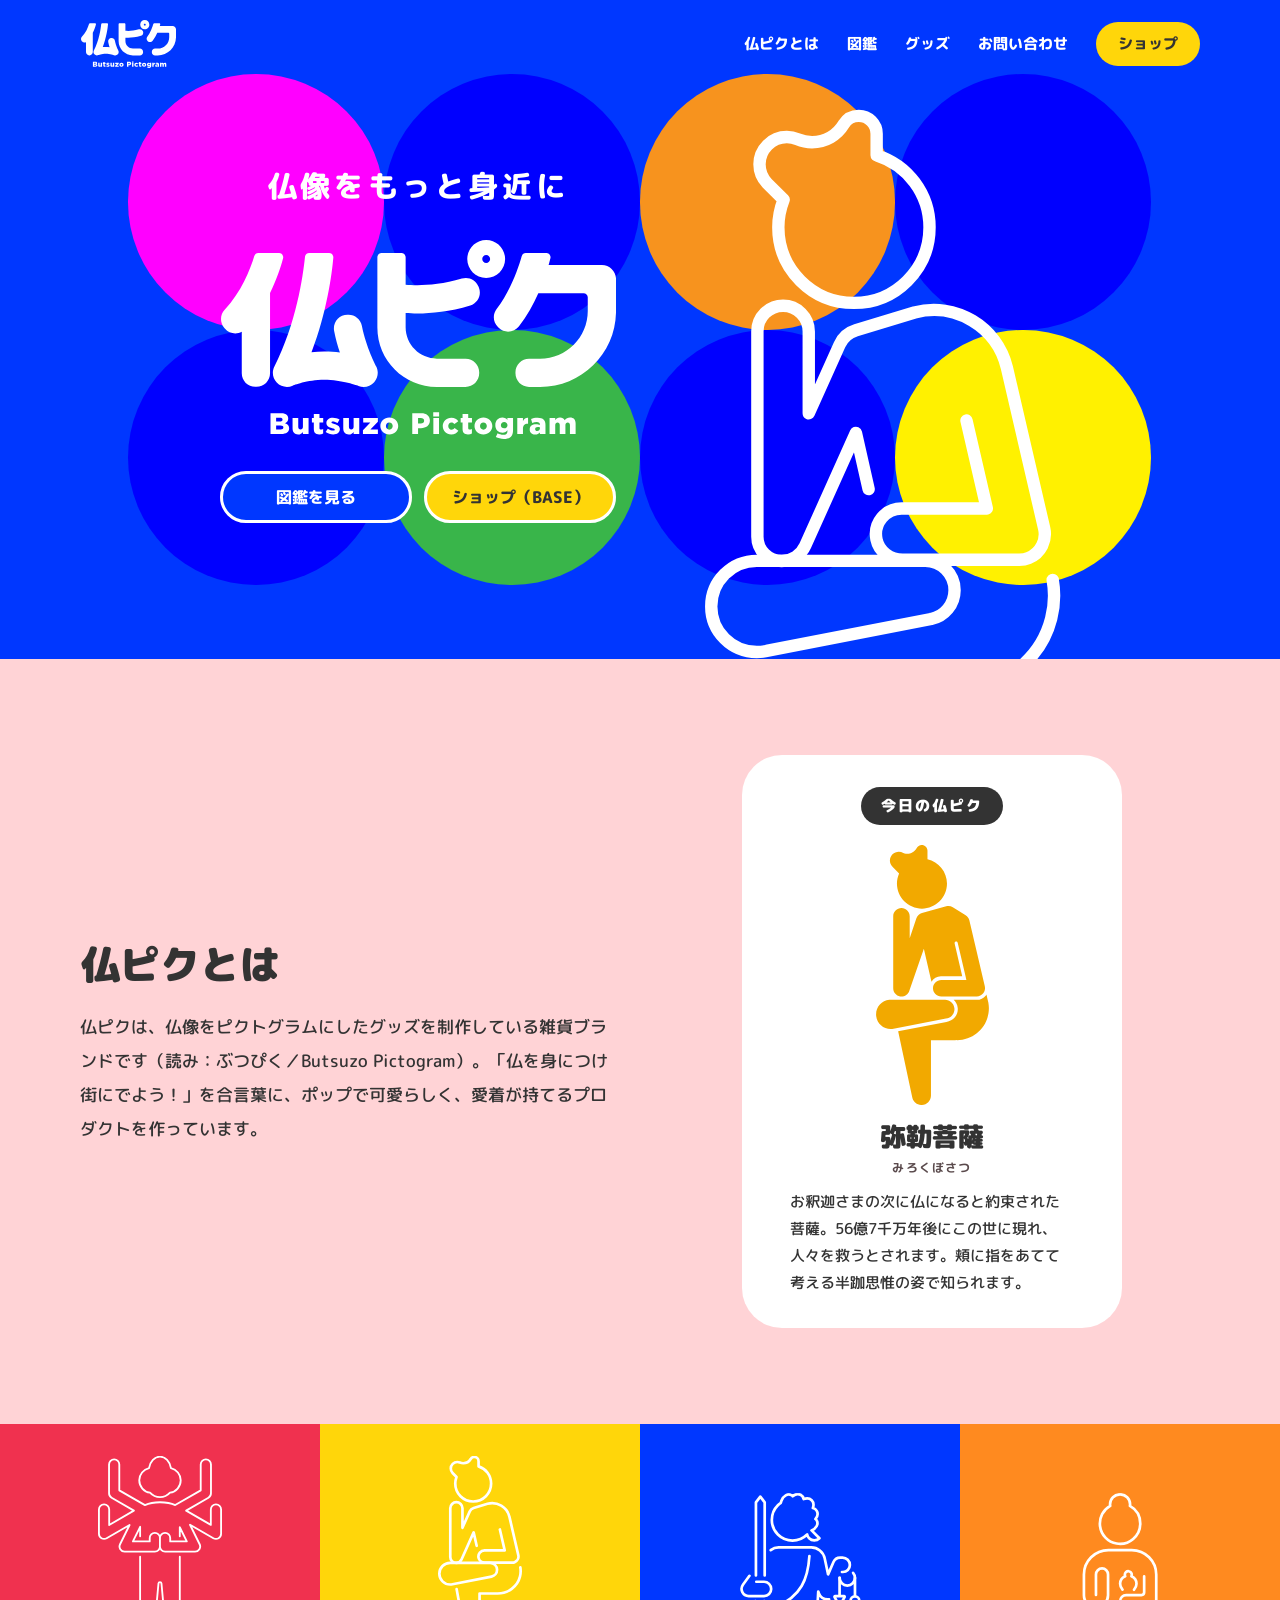
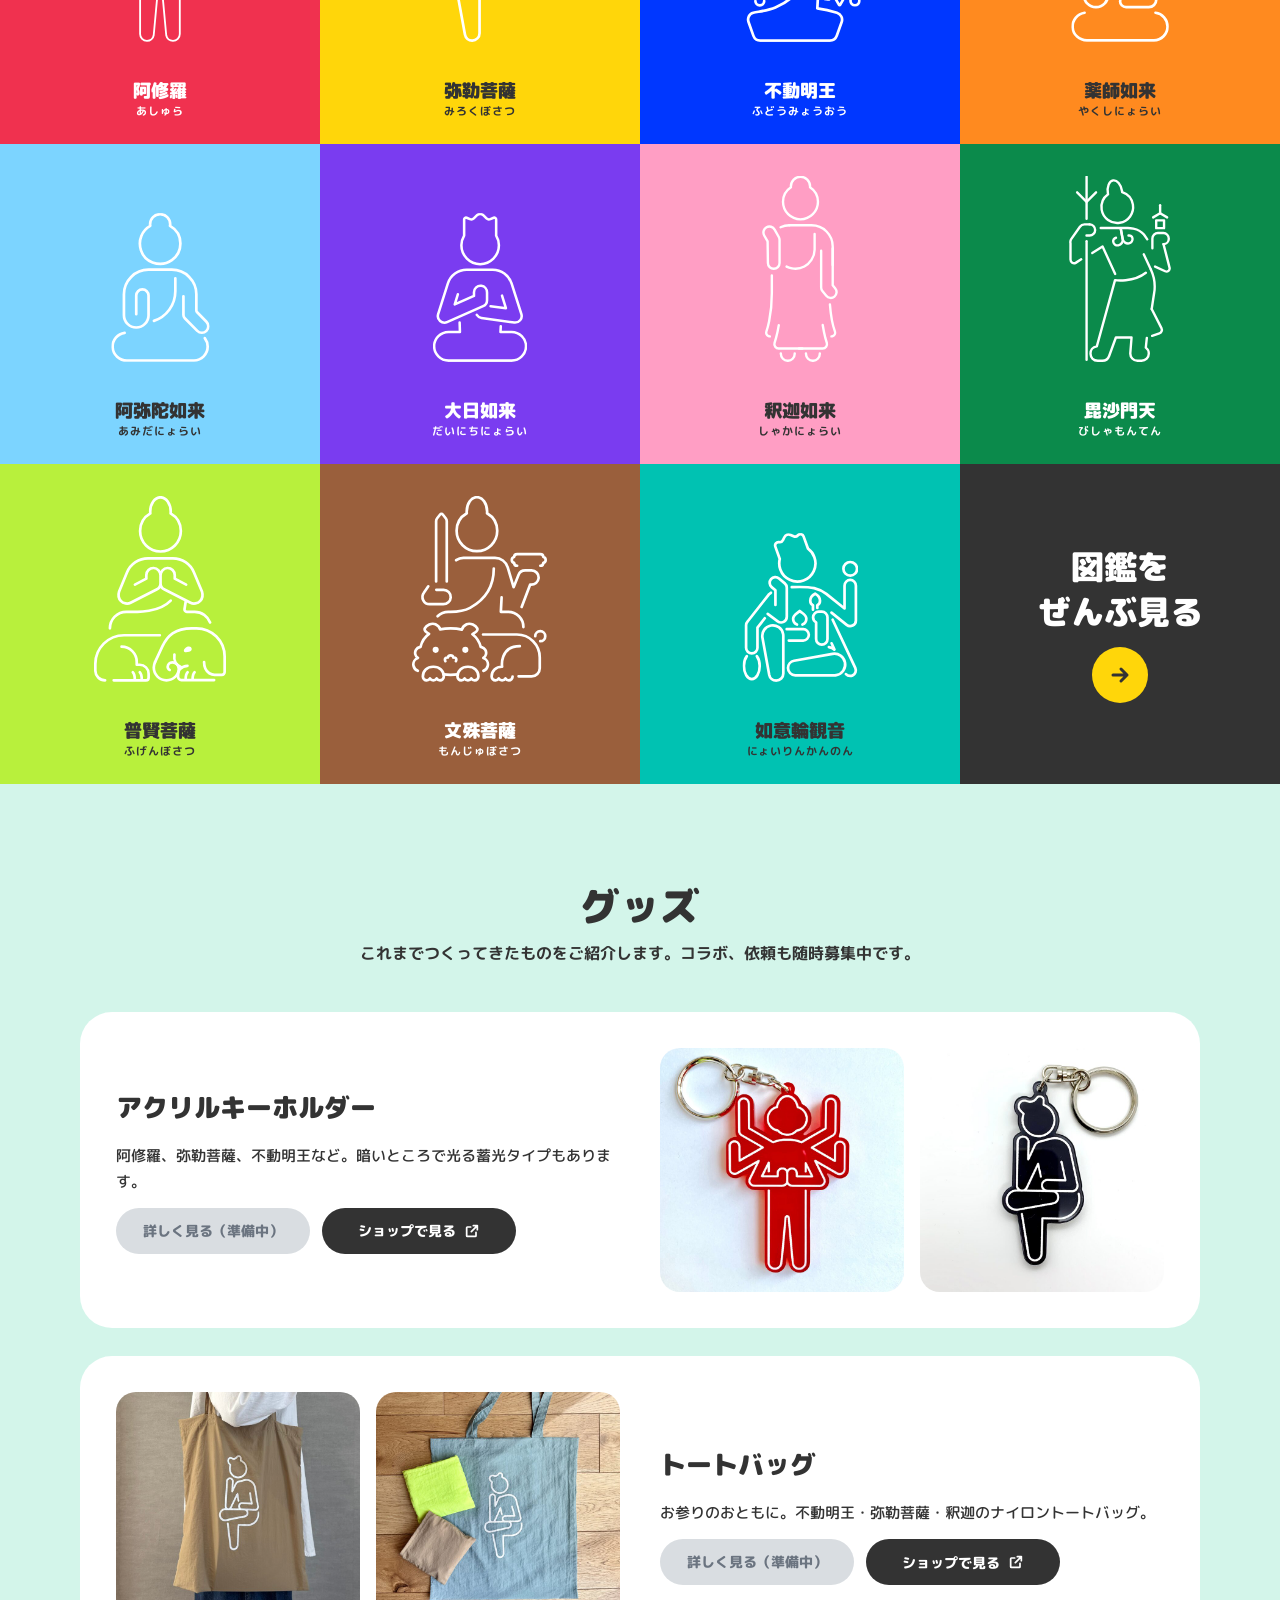
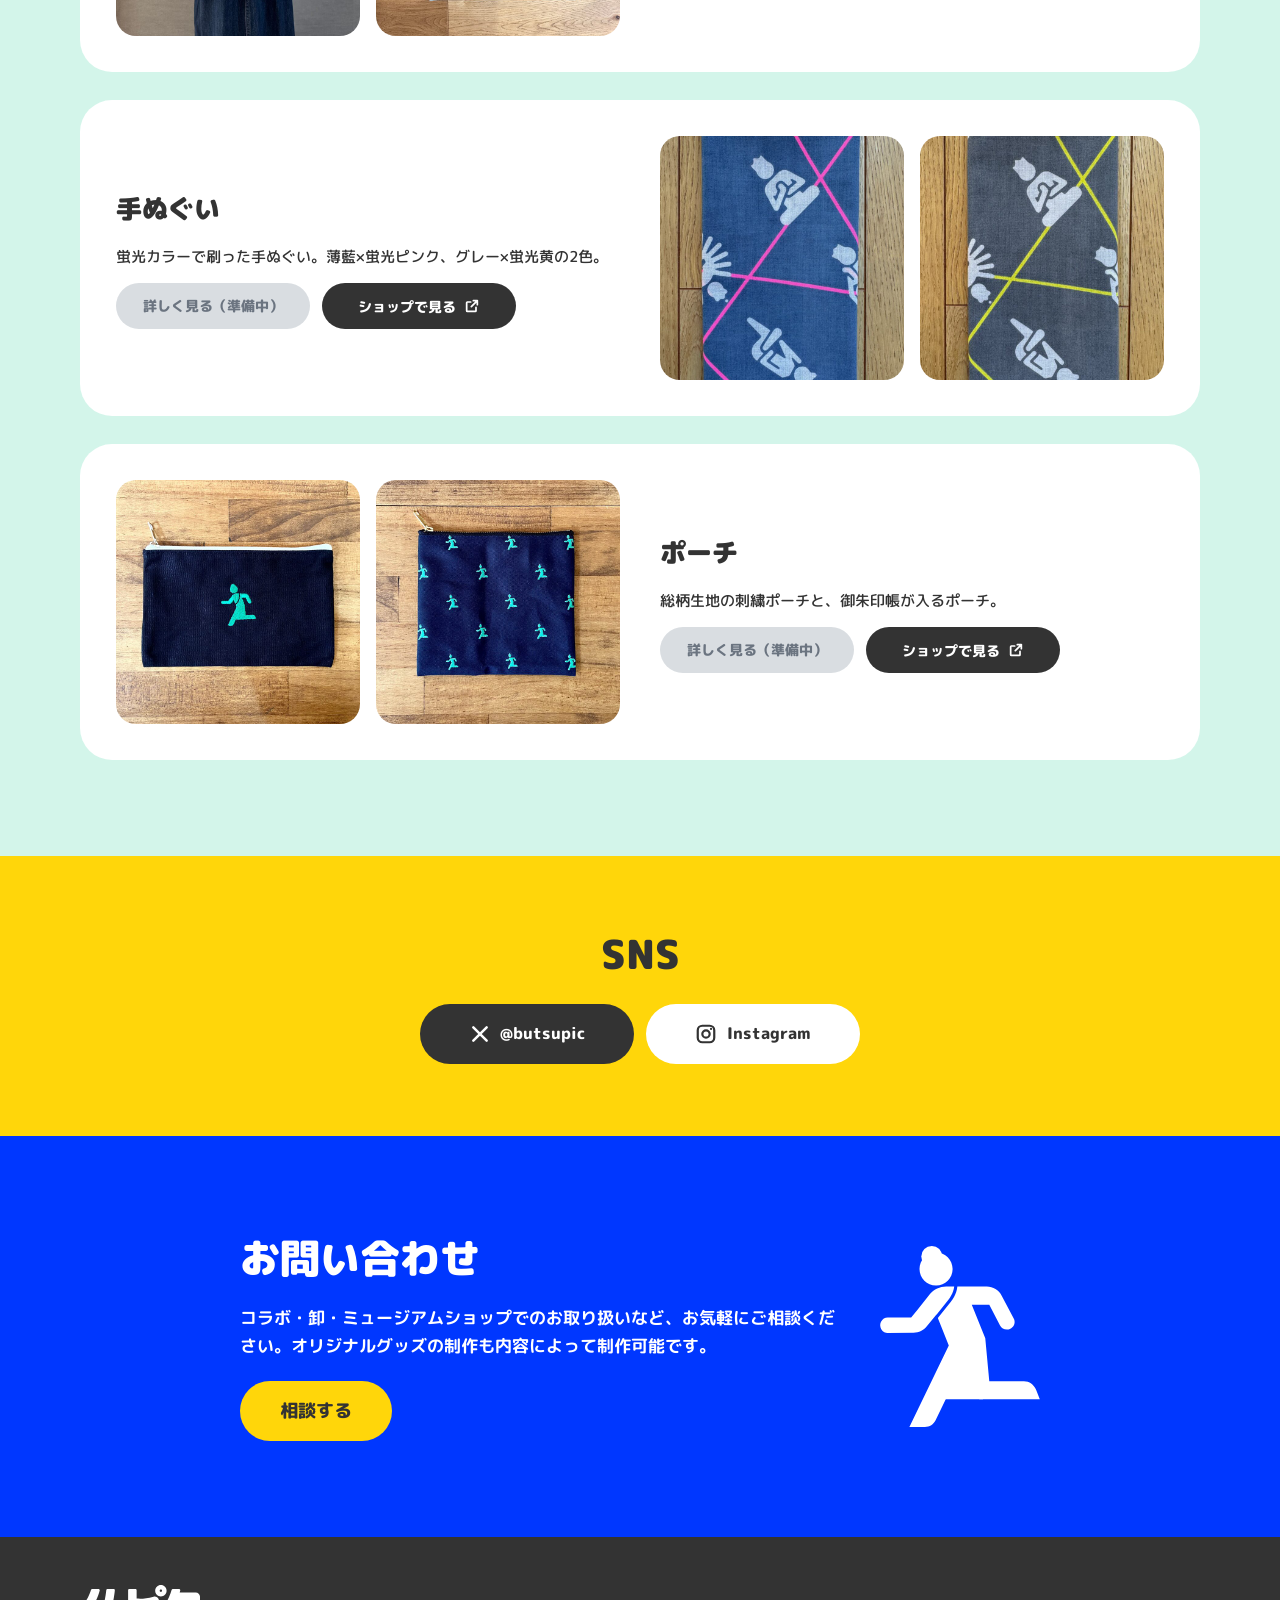
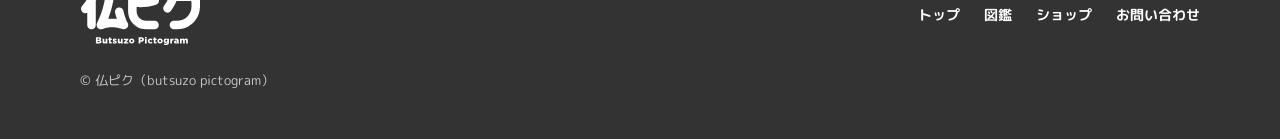
<file: index.html>
<!DOCTYPE html>
<html lang="ja">
<head>
<meta charset="UTF-8">
<meta name="viewport" content="width=device-width, initial-scale=1">
<title>仏ピク｜ぶつぴく — 仏を身につけ街にでよう！</title>
<meta name="description" content="仏ピク（ぶつぴく / Butsuzo Pictogram）は、仏像をピクトグラムにしたグッズを制作している雑貨ブランド。仏を身につけ街にでよう！">
<link rel="canonical" href="https://www.butsupic.com/">
<meta property="og:type" content="website">
<meta property="og:site_name" content="仏ピク">
<meta property="og:title" content="仏ピク｜ぶつぴく — 仏を身につけ街にでよう！">
<meta property="og:description" content="仏ピク（ぶつぴく / Butsuzo Pictogram）は、仏像をピクトグラムにしたグッズを制作している雑貨ブランド。仏を身につけ街にでよう！">
<meta property="og:url" content="https://www.butsupic.com/">
<meta property="og:image" content="https://www.butsupic.com/assets/img/ogp.png">
<meta property="og:image:width" content="1200">
<meta property="og:image:height" content="630">
<meta property="og:locale" content="ja_JP">
<meta name="twitter:card" content="summary_large_image">
<meta name="twitter:site" content="@butsupic">
<link rel="icon" href="/favicon.ico" sizes="32x32">
<link rel="icon" href="/favicon.svg" type="image/svg+xml">
<link rel="apple-touch-icon" href="/apple-touch-icon.png">
<link rel="manifest" href="/site.webmanifest">
<meta name="theme-color" content="#0037ff">
<link rel="preconnect" href="https://fonts.googleapis.com">
<link rel="preconnect" href="https://fonts.gstatic.com" crossorigin>
<link rel="stylesheet" href="https://fonts.googleapis.com/css2?family=M+PLUS+Rounded+1c:wght@500;700;800;900&display=swap">
<link rel="stylesheet" href="/css/style.css?v=20261003k">
</head>
<body>
<a class="skip" href="#main">本文へ</a>
<div style="font-family: 'M PLUS Rounded 1c', sans-serif; color: #333333; background: #fff; line-height: 1.7">

<header class="hdr-over" style="color: #fff">
<div class="wrap" style="display: flex; justify-content: space-between; align-items: center; padding-top: 20px; padding-bottom: 20px">
<a href="#top" aria-label="仏ピク トップ"><span class="pic m-logo" style="width: 96px; height: 48px"></span></a>
<nav class="nav">
<a class="hide" href="#about">仏ピクとは</a>
<a class="hide" href="#zukan">図鑑</a>
<a class="hide" href="#goods">グッズ</a>
<a class="hide" href="#contact">お問い合わせ</a>
<a class="btn" href="https://shop.butsupic.com/" style="background: #FFD60A; color: #333333; min-height: 44px; padding: 0 22px; font-size: 15px" target="_blank" rel="noopener">ショップ</a>
</nav>
</div>
</header>
<main id="main">
<section id="top" style="background: #0037ff; color: #fff; overflow: hidden; position: relative; padding-top: 88px">
<div class="kvwrap" aria-hidden="true"><div class="kvbg" id="kvbg"><span style="background: #ff00ff"></span><span style="background: #0000ff"></span><span style="background: #f7931e"></span><span style="background: #0000ff"></span><span style="background: #0000ff"></span><span style="background: #39b54a"></span><span style="background: #0000ff"></span><span style="background: #fff100"></span></div></div>
<div class="wrap split" style="align-items: end; position: relative">
<div class="hl" style="padding: 56px 0 136px">
<div style="width: 100%; max-width: 396px; display: flex; flex-direction: column; gap: 28px; align-items: center">
<p class="kvcopy" style="margin: 0; font-size: clamp(20px, 2.6vw, 30px); font-weight: 800; letter-spacing: .12em; text-align: center">仏像をもっと身近に</p>
<h1 class="kvlogo" style="margin: 0; width: 100%"><span class="pic m-logo" role="img" aria-label="仏ピク Butsuzo Pictogram" style="width: 100%; aspect-ratio: 420.78/211.85"></span></h1>
<div class="bp" style="margin-top: 4px">
<a class="btn" href="#zukan" style="border: 3px solid #fff; color: #fff; background: #0037ff">図鑑を見る</a>
<a class="btn" href="https://shop.butsupic.com/" style="border: 3px solid #fff; color: #333333; background: #FFD60A" target="_blank" rel="noopener">ショップ（BASE）</a>
</div>
</div>
</div>
<div class="hk" style="position: relative; align-self: end; max-width: 440px; width: 100%">
<span class="pic m-kv" role="img" aria-label="弥勒菩薩のピクトグラム" style="position: relative; width: 100%; aspect-ratio: 535.89/695.84; color: #fff"></span>
</div>
</div>
</section>

<section id="about" class="sec" style="background: #FFD3D6; padding: 96px 0">
<div class="wrap split">
<div style="display: flex; flex-direction: column; gap: 20px; align-items: flex-start">
<h2 style="margin: 0; font-size: clamp(28px, 4vw, 40px); font-weight: 900; line-height: 1.3">仏ピクとは</h2>
<p style="margin: 0; font-size: 17px; font-weight: 500; line-height: 2">仏ピクは、仏像をピクトグラムにしたグッズを制作している雑貨ブランドです（読み：ぶつぴく／Butsuzo Pictogram）。「仏を身につけ街にでよう！」を合言葉に、ポップで可愛らしく、愛着が持てるプロダクトを作っています。</p>
</div>
<div style="display: flex; flex-direction: column; align-items: center; gap: 16px">
<a href="/zukan/" style="display: flex; flex-direction: column; align-items: center; gap: 6px; background: #fff; border-radius: 40px; padding: 32px 48px 32px; width: 100%; max-width: 380px; box-sizing: border-box">
<span style="margin: 0 0 14px; font-size: 15px; font-weight: 900; letter-spacing: .14em; background: #333333; color: #fff; padding: 6px 20px; border-radius: 999px">今日の仏ピク</span>
<span class="pic m-ashura-fill" id="today-pic" role="img" aria-label="阿修羅のピクトグラム" style="width: 220px; height: 260px; max-width: 100%; color: #F0314F; margin-bottom: 10px"></span>
<span id="today-name" style="font-size: 26px; font-weight: 900; line-height: 1.2">阿修羅</span>
<span id="today-yomi" style="font-size: 12px; font-weight: 700; letter-spacing: .1em; color: #5A4A4C">あしゅら</span>
<span id="today-desc" style="font-size: 15px; font-weight: 500; line-height: 1.8; text-align: left; margin-top: 4px">仏法を守る八部衆のひとり。もとは戦いの神でしたが、お釈迦さまの教えにふれて守護神になりました。三つの顔と六本の腕が目印です。</span>
</a>
</div>
</div>
</section>

<section id="zukan" style="position: relative">
<div class="g4">
<button type="button" class="tile" data-zukan="ashura" style="background: #F0314F; color: #fff"><span class="pic m-ashura" role="img" aria-label="阿修羅のピクトグラム"></span><span class="tn">阿修羅</span><span class="tr">あしゅら</span></button>
<button type="button" class="tile" data-zukan="miroku" style="background: #FFD60A; color: #333333"><span class="pic m-miroku" role="img" aria-label="弥勒菩薩のピクトグラム"></span><span class="tn">弥勒菩薩</span><span class="tr">みろくぼさつ</span></button>
<button type="button" class="tile" data-zukan="fudo" style="background: #0037ff; color: #fff"><span class="pic sit m-fudo" role="img" aria-label="不動明王のピクトグラム"></span><span class="tn">不動明王</span><span class="tr">ふどうみょうおう</span></button>
<button type="button" class="tile" data-zukan="yakushi" style="background: #FF8A1F; color: #333333"><span class="pic sit m-yakushi" role="img" aria-label="薬師如来のピクトグラム"></span><span class="tn">薬師如来</span><span class="tr">やくしにょらい</span></button>
<button type="button" class="tile" data-zukan="amida" style="background: #7CD4FF; color: #333333"><span class="pic sit m-amida" role="img" aria-label="阿弥陀如来のピクトグラム"></span><span class="tn">阿弥陀如来</span><span class="tr">あみだにょらい</span></button>
<button type="button" class="tile" data-zukan="dainichi" style="background: #7A3CF0; color: #fff"><span class="pic sit m-dainichi" role="img" aria-label="大日如来のピクトグラム"></span><span class="tn">大日如来</span><span class="tr">だいにちにょらい</span></button>
<button type="button" class="tile" data-zukan="shaka" style="background: #FF9EC4; color: #333333"><span class="pic m-shaka" role="img" aria-label="釈迦如来のピクトグラム"></span><span class="tn">釈迦如来</span><span class="tr">しゃかにょらい</span></button>
<button type="button" class="tile" data-zukan="bishamon" style="background: #0B8A4B; color: #fff"><span class="pic m-bishamon" role="img" aria-label="毘沙門天のピクトグラム"></span><span class="tn">毘沙門天</span><span class="tr">びしゃもんてん</span></button>
<button type="button" class="tile" data-zukan="fugen" style="background: #B8F03C; color: #333333"><span class="pic m-fugen" role="img" aria-label="普賢菩薩のピクトグラム"></span><span class="tn">普賢菩薩</span><span class="tr">ふげんぼさつ</span></button>
<button type="button" class="tile" data-zukan="monjyu" style="background: #9A5F3C; color: #fff"><span class="pic m-monjyu" role="img" aria-label="文殊菩薩のピクトグラム"></span><span class="tn">文殊菩薩</span><span class="tr">もんじゅぼさつ</span></button>
<button type="button" class="tile" data-zukan="nyoirin" style="background: #00C2B2; color: #333333"><span class="pic sit m-nyoirin" role="img" aria-label="如意輪観音のピクトグラム"></span><span class="tn">如意輪観音</span><span class="tr">にょいりんかんのん</span></button>
<a class="tile" href="/zukan/" style="background: #333333; color: #fff; justify-content: center; align-items: center; gap: 12px">
<span style="font-size: clamp(22px, 2.6vw, 34px); font-weight: 900; line-height: 1.35">図鑑を<br>ぜんぶ見る</span>
<span style="display: inline-flex; width: 56px; height: 56px; border-radius: 50%; background: #FFD60A; color: #333333; align-items: center; justify-content: center"><svg width="24" height="24" viewBox="0 0 24 24" fill="none" stroke="currentColor" stroke-width="3" stroke-linecap="round" stroke-linejoin="round" aria-hidden="true"><path d="M5 12h14M13 6l6 6-6 6"></path></svg></span>
</a>
</div>
<button type="button" class="ov" id="zm-ov" aria-label="閉じる" data-close hidden></button>
<div role="dialog" aria-modal="true" aria-labelledby="zm-name" class="md" id="zm" hidden>
<button type="button" class="mx" id="zm-x" aria-label="閉じる" data-close><svg width="20" height="20" viewBox="0 0 24 24" fill="none" stroke="currentColor" stroke-width="3" stroke-linecap="round" aria-hidden="true"><path d="M5 5l14 14M19 5L5 19"></path></svg></button>
<span class="pic" id="zm-pic" aria-hidden="true" style="width: 200px; height: 220px; background: #fff; margin-bottom: 16px"></span>
<span id="zm-name" style="font-size: 20px; font-weight: 900; line-height: 1.3"></span>
<span id="zm-yomi" style="font-size: 12px; font-weight: 700; letter-spacing: .1em"></span>
<p id="zm-desc" style="margin: 4px 0 0; font-size: 15px; font-weight: 700; line-height: 1.8; text-align: left"></p>
</div>
</section>

<section id="goods" class="sec" style="background: #D3F5EA; padding: 96px 0">
<div class="wrap" style="display: flex; flex-direction: column; gap: 28px">
<div style="text-align: center; display: flex; flex-direction: column; gap: 8px; margin-bottom: 16px">
<h2 style="margin: 0; font-size: clamp(28px, 4vw, 40px); font-weight: 900; line-height: 1.3">グッズ</h2>
<p style="margin: 0; font-size: 16px; font-weight: 700">これまでつくってきたものをご紹介します。コラボ、依頼も随時募集中です。</p>
</div>
<article class="good">
<div style="display: flex; flex-direction: column; gap: 14px; align-items: flex-start">
<h3 style="margin: 0; font-size: 26px; font-weight: 900">アクリルキーホルダー</h3>
<p style="margin: 0; font-size: 15px; font-weight: 500">阿修羅、弥勒菩薩、不動明王など。暗いところで光る蓄光タイプもあります。</p>
<div class="bp bpg" style="max-width: 400px"><button type="button" class="btn" disabled aria-disabled="true" style="background: #D9DDE1; color: #6B7480; border: 0; font-family: inherit; cursor: not-allowed; min-height: 46px; font-size: 14px">詳しく見る（準備中）</button><a class="btn" href="https://shop.butsupic.com/categories/81959" target="_blank" rel="noopener" style="background: #333333; color: #fff; min-height: 46px; font-size: 14px; gap: 8px">ショップで見る<svg width="16" height="16" viewBox="0 0 24 24" fill="none" stroke="currentColor" stroke-width="2.6" stroke-linecap="round" stroke-linejoin="round" aria-hidden="true"><path d="M14 4h6v6M20 4l-9 9M18 14v5a1 1 0 0 1-1 1H5a1 1 0 0 1-1-1V7a1 1 0 0 1 1-1h5"></path></svg></a></div>
</div>
<div style="display: grid; grid-template-columns: repeat(2, minmax(0, 1fr)); gap: 16px"><img class="gimg" src="/assets/img/keychain-1.jpg?v=20261003c" alt="阿修羅のアクリルキーホルダー（赤）" width="800" height="800" loading="lazy"><img class="gimg" src="/assets/img/keychain-2.jpg?v=20261003c" alt="弥勒菩薩のアクリルキーホルダー（黒）" width="800" height="800" loading="lazy"></div>
</article>
<article class="good">
<div class="flip" style="display: grid; grid-template-columns: repeat(2, minmax(0, 1fr)); gap: 16px"><img class="gimg" src="/assets/img/tote-1.jpg?v=20261003c" alt="弥勒菩薩のナイロントートバッグを肩にかけたところ" width="800" height="800" loading="lazy"><img class="gimg" src="/assets/img/tote-2.jpg?v=20261003c" alt="弥勒菩薩のナイロントートバッグと、たたんだ色違い" width="800" height="800" loading="lazy"></div>
<div style="display: flex; flex-direction: column; gap: 14px; align-items: flex-start">
<h3 style="margin: 0; font-size: 26px; font-weight: 900">トートバッグ</h3>
<p style="margin: 0; font-size: 15px; font-weight: 500">お参りのおともに。不動明王・弥勒菩薩・釈迦のナイロントートバッグ。</p>
<div class="bp bpg" style="max-width: 400px"><button type="button" class="btn" disabled aria-disabled="true" style="background: #D9DDE1; color: #6B7480; border: 0; font-family: inherit; cursor: not-allowed; min-height: 46px; font-size: 14px">詳しく見る（準備中）</button><a class="btn" href="https://shop.butsupic.com/categories/81964" target="_blank" rel="noopener" style="background: #333333; color: #fff; min-height: 46px; font-size: 14px; gap: 8px">ショップで見る<svg width="16" height="16" viewBox="0 0 24 24" fill="none" stroke="currentColor" stroke-width="2.6" stroke-linecap="round" stroke-linejoin="round" aria-hidden="true"><path d="M14 4h6v6M20 4l-9 9M18 14v5a1 1 0 0 1-1 1H5a1 1 0 0 1-1-1V7a1 1 0 0 1 1-1h5"></path></svg></a></div>
</div>
</article>
<article class="good">
<div style="display: flex; flex-direction: column; gap: 14px; align-items: flex-start">
<h3 style="margin: 0; font-size: 26px; font-weight: 900">手ぬぐい</h3>
<p style="margin: 0; font-size: 15px; font-weight: 500">蛍光カラーで刷った手ぬぐい。薄藍×蛍光ピンク、グレー×蛍光黄の2色。</p>
<div class="bp bpg" style="max-width: 400px"><button type="button" class="btn" disabled aria-disabled="true" style="background: #D9DDE1; color: #6B7480; border: 0; font-family: inherit; cursor: not-allowed; min-height: 46px; font-size: 14px">詳しく見る（準備中）</button><a class="btn" href="https://shop.butsupic.com/categories/81963" target="_blank" rel="noopener" style="background: #333333; color: #fff; min-height: 46px; font-size: 14px; gap: 8px">ショップで見る<svg width="16" height="16" viewBox="0 0 24 24" fill="none" stroke="currentColor" stroke-width="2.6" stroke-linecap="round" stroke-linejoin="round" aria-hidden="true"><path d="M14 4h6v6M20 4l-9 9M18 14v5a1 1 0 0 1-1 1H5a1 1 0 0 1-1-1V7a1 1 0 0 1 1-1h5"></path></svg></a></div>
</div>
<div style="display: grid; grid-template-columns: repeat(2, minmax(0, 1fr)); gap: 16px"><img class="gimg" src="/assets/img/tenugui-1.jpg?v=20261003c" alt="仏ピク柄の手ぬぐい（薄藍×蛍光ピンク）" width="800" height="800" loading="lazy"><img class="gimg" src="/assets/img/tenugui-2.jpg?v=20261003c" alt="仏ピク柄の手ぬぐい（グレー×蛍光黄）" width="800" height="800" loading="lazy"></div>
</article>
<article class="good">
<div class="flip" style="display: grid; grid-template-columns: repeat(2, minmax(0, 1fr)); gap: 16px"><img class="gimg" src="/assets/img/pouch-1.jpg?v=20261003c" alt="ピクトグラムを刺繍した黒いポーチ" width="800" height="800" loading="lazy"><img class="gimg" src="/assets/img/pouch-2.jpg?v=20261003c" alt="ピクトグラム総柄の紺のポーチ" width="800" height="800" loading="lazy"></div>
<div style="display: flex; flex-direction: column; gap: 14px; align-items: flex-start">
<h3 style="margin: 0; font-size: 26px; font-weight: 900">ポーチ</h3>
<p style="margin: 0; font-size: 15px; font-weight: 500">総柄生地の刺繍ポーチと、御朱印帳が入るポーチ。</p>
<div class="bp bpg" style="max-width: 400px"><button type="button" class="btn" disabled aria-disabled="true" style="background: #D9DDE1; color: #6B7480; border: 0; font-family: inherit; cursor: not-allowed; min-height: 46px; font-size: 14px">詳しく見る（準備中）</button><a class="btn" href="https://shop.butsupic.com/categories/1984598" target="_blank" rel="noopener" style="background: #333333; color: #fff; min-height: 46px; font-size: 14px; gap: 8px">ショップで見る<svg width="16" height="16" viewBox="0 0 24 24" fill="none" stroke="currentColor" stroke-width="2.6" stroke-linecap="round" stroke-linejoin="round" aria-hidden="true"><path d="M14 4h6v6M20 4l-9 9M18 14v5a1 1 0 0 1-1 1H5a1 1 0 0 1-1-1V7a1 1 0 0 1 1-1h5"></path></svg></a></div>
</div>
</article>
</div>
</section>

<section id="sns" class="sec" style="background: #FFD60A; padding: 72px 0">
<div class="wrap" style="display: flex; flex-direction: column; align-items: center; gap: 24px">
<h2 style="margin: 0; font-size: clamp(28px, 4vw, 40px); font-weight: 900; line-height: 1.3">SNS</h2>
<div class="bp" style="max-width: 440px">
<a class="btn" href="https://x.com/butsupic" style="background: #333333; color: #fff; gap: 10px; min-height: 60px" target="_blank" rel="noopener"><svg width="20" height="20" viewBox="0 0 24 24" fill="none" stroke="currentColor" stroke-width="3" stroke-linecap="round" aria-hidden="true"><path d="M4 4l16 16M20 4L4 20"></path></svg>@butsupic</a>
<a class="btn" href="https://www.instagram.com/butsupic/" style="background: #fff; color: #333333; gap: 10px; min-height: 60px" target="_blank" rel="noopener"><svg width="22" height="22" viewBox="0 0 24 24" fill="none" stroke="currentColor" stroke-width="2.4" stroke-linecap="round" aria-hidden="true"><rect x="3" y="3" width="18" height="18" rx="5"></rect><circle cx="12" cy="12" r="4"></circle><path d="M17.5 6.5h.01"></path></svg>Instagram</a>
</div>
</div>
</section>

<section id="contact" class="sec" style="background: #0037ff; color: #fff; padding: 96px 0; overflow: hidden">
<div class="wrap cta" style="max-width: 800px">
<div style="display: flex; flex-direction: column; gap: 20px; align-items: flex-start">
<h2 style="margin: 0; font-size: clamp(28px, 4vw, 40px); font-weight: 900; line-height: 1.3">お問い合わせ</h2>
<p style="margin: 0; font-size: 17px; font-weight: 700">コラボ・卸・ミュージアムショップでのお取り扱いなど、お気軽にご相談ください。オリジナルグッズの制作も内容によって制作可能です。</p>
<a class="btn" href="/contact.html" style="background: #FFD60A; color: #333333; min-height: 60px; font-size: 18px; padding: 0 40px">相談する</a>
</div>
<span class="pic m-exit-fill" aria-hidden="true" style="width: 160px; max-width: 100%; aspect-ratio: 265.81/301.4; justify-self: center; color: #fff"></span>
</div>
</section>
</main>
<footer style="background: #333333; color: #fff; padding: 48px 0">
<div class="wrap" style="display: flex; flex-wrap: wrap; gap: 24px; justify-content: space-between; align-items: center">
<span class="pic m-logo" role="img" aria-label="仏ピク" style="width: 120px; height: 60px"></span>
<nav style="display: flex; flex-wrap: wrap; gap: 8px 24px; font-size: 14px; font-weight: 700">
<a href="#top">トップ</a><a href="/zukan/">図鑑</a><a href="https://shop.butsupic.com/" target="_blank" rel="noopener">ショップ</a><a href="/contact.html">お問い合わせ</a>
</nav>
<p style="margin: 0; font-size: 13px; width: 100%; color: #C9C9C9">© 仏ピク（butsuzo pictogram）</p>
</div>
</footer>

</div>
<script src="/js/main.js?v=20261003f" defer></script>
</body>
</html>
</file>
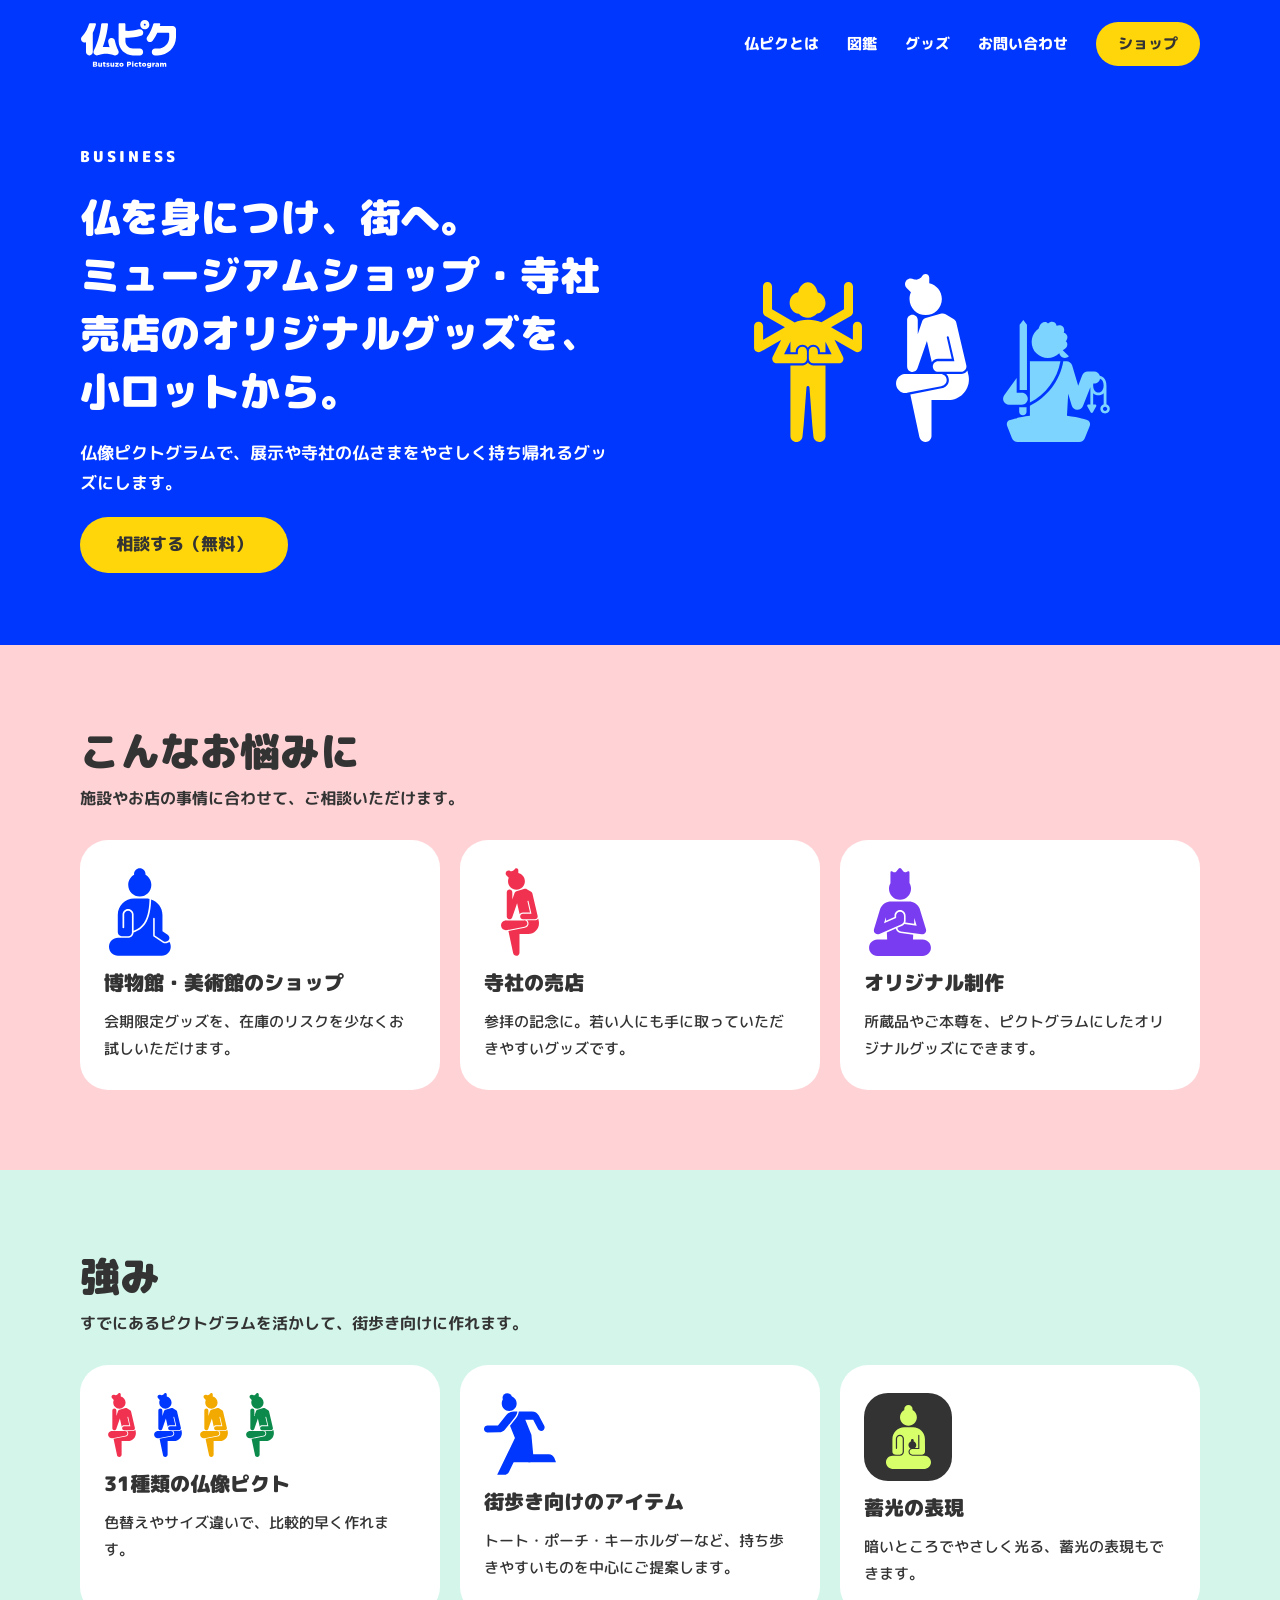
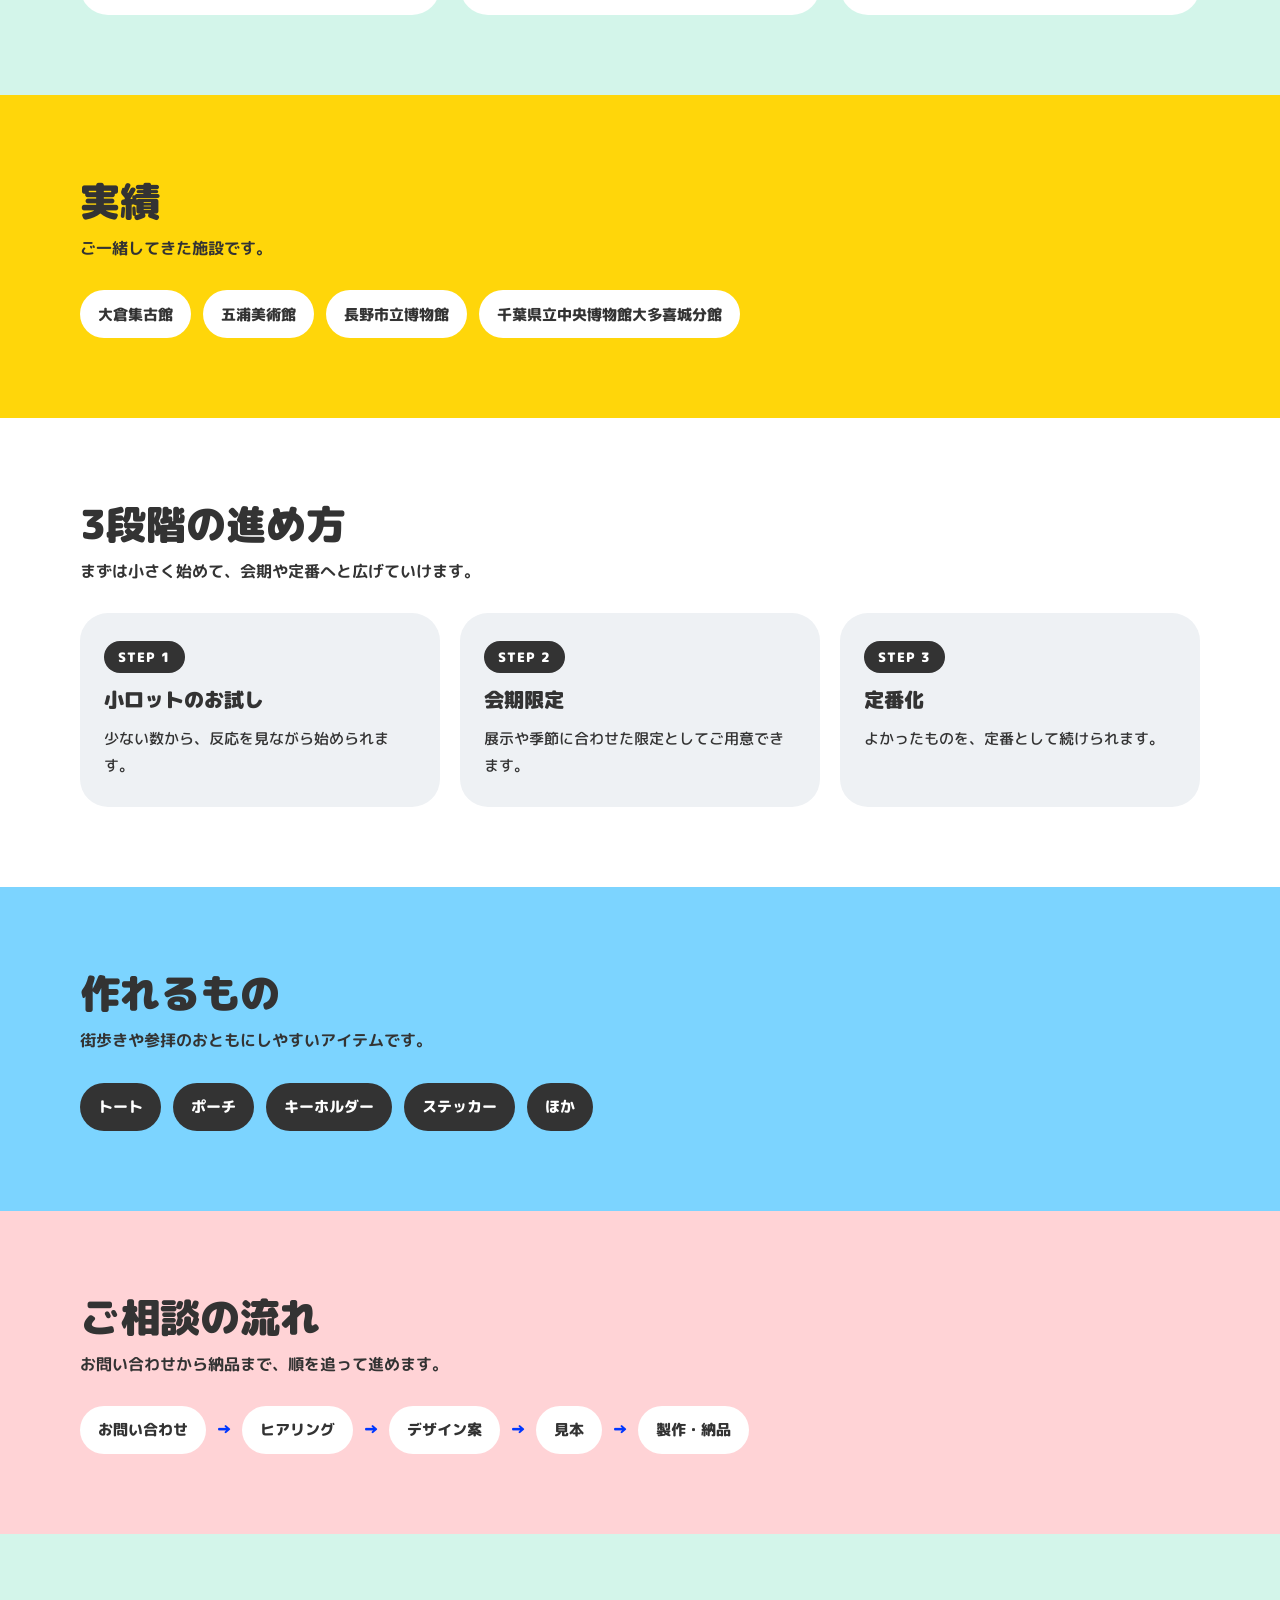
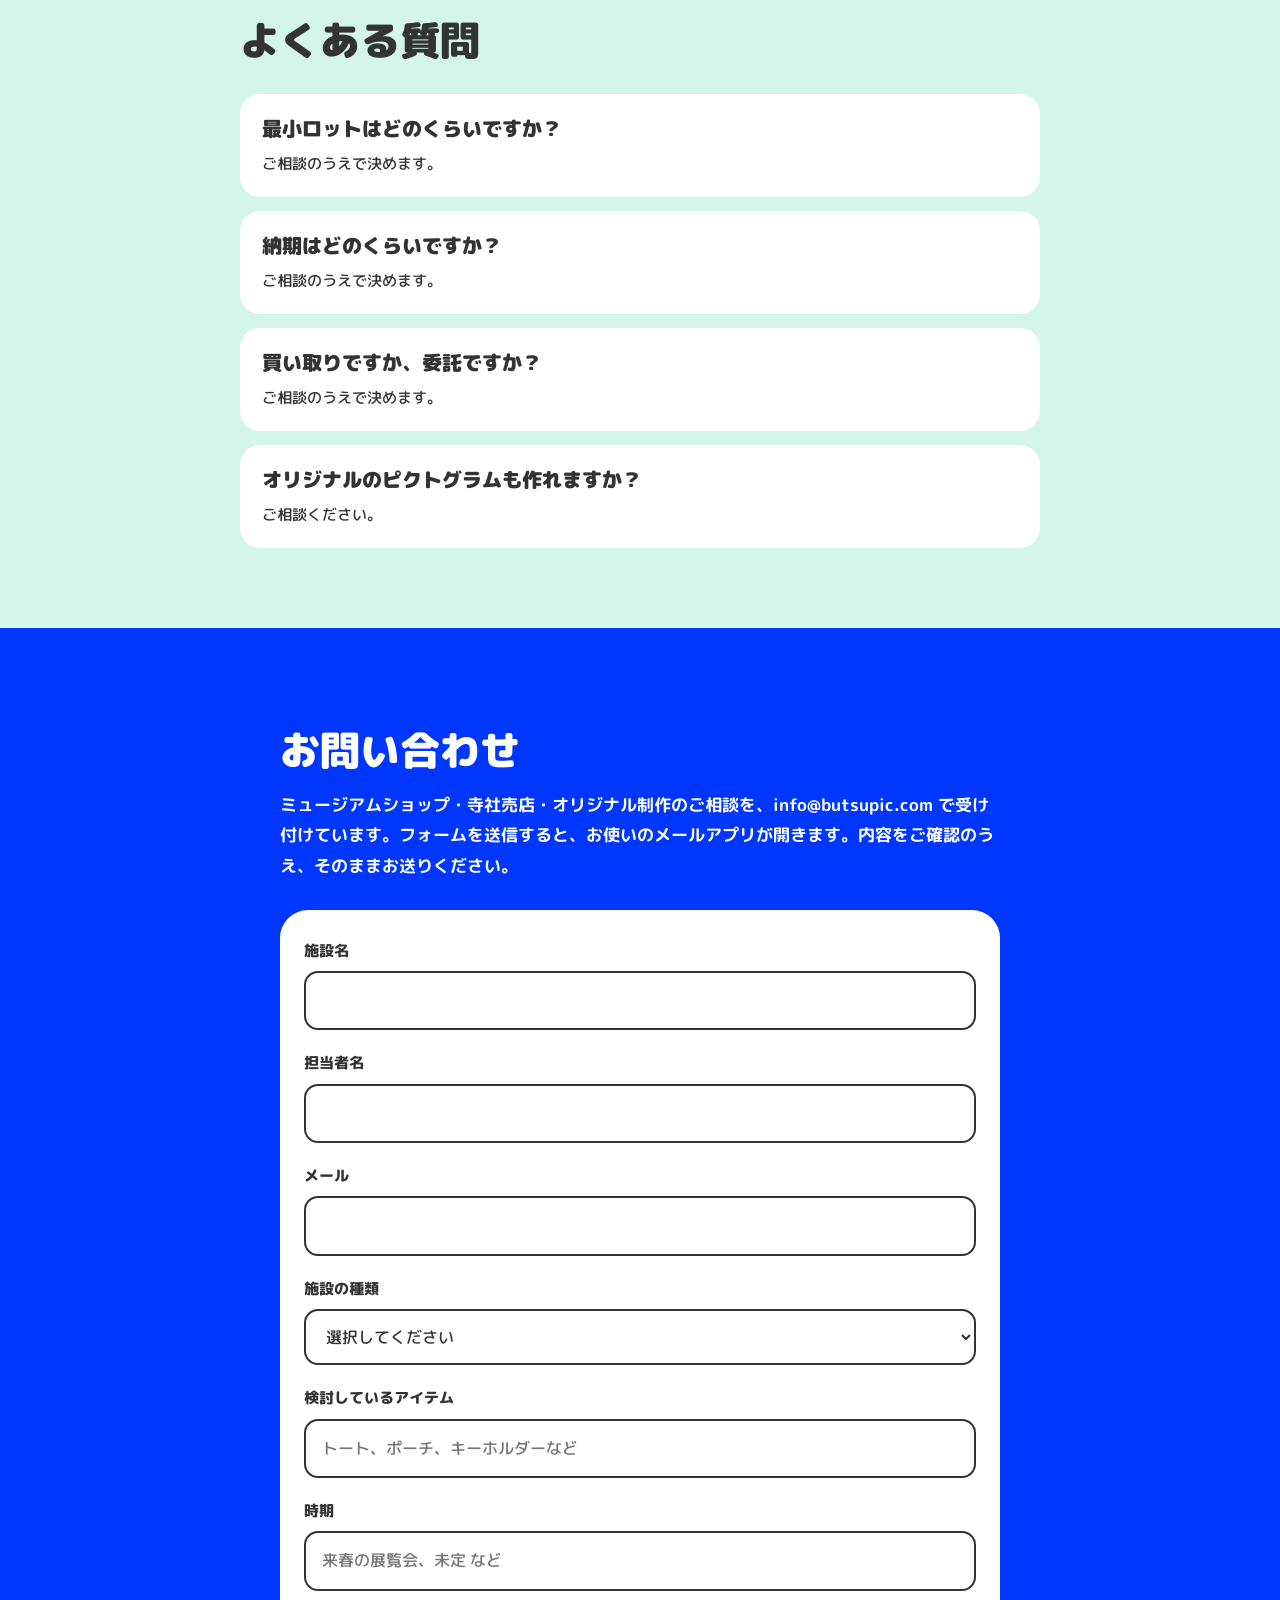
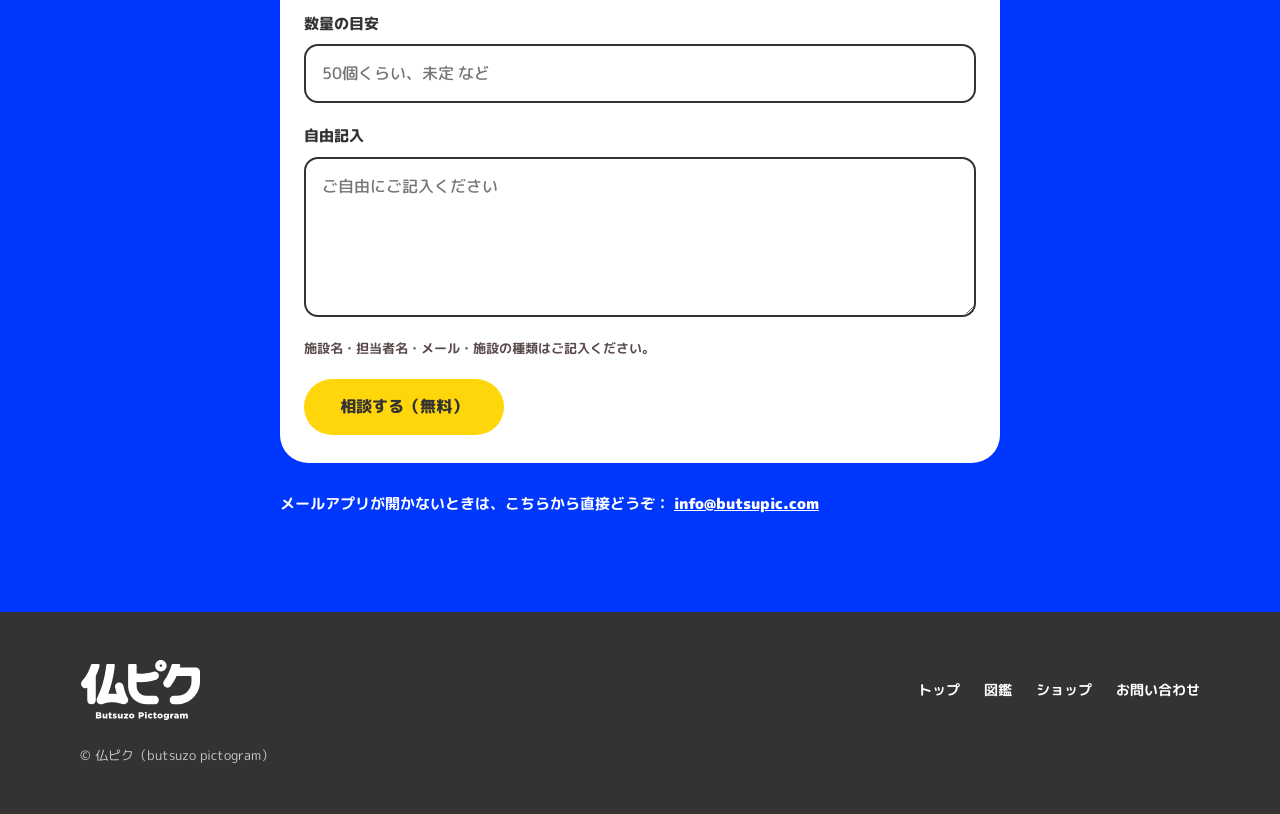
<file: business/index.html>
<!DOCTYPE html>
<html lang="ja">
<head>
<meta charset="UTF-8">
<meta name="viewport" content="width=device-width, initial-scale=1">
<title>施設向けのご相談｜仏ピク</title>
<meta name="description" content="ミュージアムショップ・寺社売店のオリジナルグッズを、小ロットから。仏像ピクトグラムで、展示や寺社の仏さまをやさしく持ち帰れるグッズにします。">
<meta name="robots" content="noindex,nofollow">
<link rel="canonical" href="https://www.butsupic.com/business/">
<meta property="og:type" content="website">
<meta property="og:site_name" content="仏ピク">
<meta property="og:title" content="施設向けのご相談｜仏ピク">
<meta property="og:description" content="ミュージアムショップ・寺社売店のオリジナルグッズを、小ロットから。仏像ピクトグラムで、展示や寺社の仏さまをやさしく持ち帰れるグッズにします。">
<meta property="og:url" content="https://www.butsupic.com/business/">
<meta property="og:image" content="https://www.butsupic.com/assets/img/ogp.png">
<meta property="og:image:width" content="1200">
<meta property="og:image:height" content="630">
<meta property="og:locale" content="ja_JP">
<meta name="twitter:card" content="summary_large_image">
<meta name="twitter:site" content="@butsupic">
<link rel="icon" href="/favicon.ico" sizes="32x32">
<link rel="icon" href="/favicon.svg" type="image/svg+xml">
<link rel="apple-touch-icon" href="/apple-touch-icon.png">
<link rel="manifest" href="/site.webmanifest">
<meta name="theme-color" content="#0037ff">
<link rel="preconnect" href="https://fonts.googleapis.com">
<link rel="preconnect" href="https://fonts.gstatic.com" crossorigin>
<link rel="stylesheet" href="https://fonts.googleapis.com/css2?family=M+PLUS+Rounded+1c:wght@500;700;800;900&display=swap">
<link rel="stylesheet" href="/css/style.css?v=20261003k">
<style>
.biz-hero-art{display:flex;justify-content:center;align-items:flex-end;gap:16px;min-width:0;width:100%}
.biz-hero-art .pic{width:108px;max-width:30%;height:auto;aspect-ratio:108/168;flex:0 1 108px;min-width:0;-webkit-mask-position:bottom center;mask-position:bottom center}
.biz-cards,.biz-list,.biz-steps{display:grid;grid-template-columns:repeat(3,minmax(0,1fr));gap:20px}
.biz-card,.biz-item,.biz-step{background:#fff;border-radius:28px;padding:28px 24px;display:flex;flex-direction:column;gap:12px;box-sizing:border-box;min-width:0}
.biz-card h3,.biz-item h3,.biz-step h3,.biz-qa h3{margin:0;font-size:20px;font-weight:900;line-height:1.4}
.biz-card p,.biz-item p,.biz-step p,.biz-qa p{margin:0;font-size:15px;font-weight:500;line-height:1.8}
.biz-card .pic{width:72px;height:88px;flex:0 0 auto}
.biz-swatches{display:flex;gap:10px;align-items:flex-end}
.biz-swatches .pic{width:36px;height:64px}
.biz-glow{width:88px;height:88px;border-radius:24px;background:#333333;display:flex;align-items:center;justify-content:center}
.biz-glow .pic{width:52px;height:64px}
.biz-step{background:#EEF1F4}
.biz-step .sn{display:inline-flex;align-items:center;justify-content:center;align-self:flex-start;min-height:32px;padding:0 14px;border-radius:999px;background:#333333;color:#fff;font-size:13px;font-weight:900;letter-spacing:.08em}
.biz-steps,.biz-flow,.biz-facilities,.biz-goods,.biz-faq{list-style:none;margin:0;padding:0}
.biz-flow{display:flex;flex-wrap:wrap;align-items:center}
.biz-flow li{display:flex;align-items:center}
.biz-flow li span{display:inline-flex;align-items:center;min-height:48px;padding:0 18px;border-radius:999px;background:#fff;font-size:15px;font-weight:800}
.biz-flow li:not(:last-child)::after{content:"→";color:#0037ff;font-weight:900;padding:0 10px}
.biz-facilities,.biz-goods{display:flex;flex-wrap:wrap;gap:12px}
.biz-facilities li,.biz-goods li{display:inline-flex;align-items:center;min-height:48px;padding:8px 18px;border-radius:999px;font-size:15px;font-weight:800;line-height:1.4;max-width:100%;box-sizing:border-box;overflow-wrap:anywhere}
.biz-facilities li{background:#fff}
.biz-goods li{background:#333333;color:#fff}
.biz-faq{display:flex;flex-direction:column;gap:14px}
.biz-qa{background:#fff;border-radius:20px;padding:20px 22px;display:flex;flex-direction:column;gap:8px}
.biz-req{margin:0;font-size:13px;font-weight:700;color:#5A4A4C}
#contact{scroll-margin-top:16px}
@media(max-width:760px){
.biz-cards,.biz-list,.biz-steps{grid-template-columns:minmax(0,1fr)}
.biz-hero-art{order:-1}
.biz-hero-art .pic{width:72px;height:112px}
.biz-flow{flex-direction:column;align-items:flex-start}
.biz-flow li{flex-direction:column;align-items:flex-start}
.biz-flow li:not(:last-child)::after{content:"↓";padding:6px 0 6px 18px}
.biz-form{padding:22px 16px!important}
}
</style>
</head>
<body>
<a class="skip" href="#main">本文へ</a>
<div style="font-family: 'M PLUS Rounded 1c', sans-serif; color: #333333; background: #fff; line-height: 1.7">

<header class="bgc" style="--brand: #0037ff; background: #0037ff; color: #fff">
<div class="wrap" style="display: flex; justify-content: space-between; align-items: center; padding-top: 20px; padding-bottom: 20px">
<a href="/" aria-label="仏ピク トップ"><span class="pic m-logo" style="width: 96px; height: 48px"></span></a>
<nav class="nav">
<a class="hide" href="/#about">仏ピクとは</a>
<a class="hide" href="/zukan/">図鑑</a>
<a class="hide" href="/#goods">グッズ</a>
<a class="hide" href="/contact.html">お問い合わせ</a>
<a class="btn" href="https://shop.butsupic.com/" style="background: #FFD60A; color: #333333; min-height: 44px; padding: 0 22px; font-size: 15px" target="_blank" rel="noopener">ショップ</a>
</nav>
</div>
</header>

<main id="main" style="line-height: 1.7">
<section class="bgc" style="--brand: #0037ff; background: #0037ff; color: #fff; overflow: hidden; position: relative">
<div class="wrap split" style="position: relative; align-items: center; padding-top: 56px; padding-bottom: 72px">
<div style="display: flex; flex-direction: column; gap: 18px; align-items: flex-start; min-width: 0">
<p style="margin: 0; font-size: 15px; font-weight: 900; letter-spacing: .2em">BUSINESS</p>
<h1 style="margin: 0; font-size: clamp(26px, 3.6vw, 40px); font-weight: 900; line-height: 1.45">仏を身につけ、街へ。<br>ミュージアムショップ・寺社売店のオリジナルグッズを、小ロットから。</h1>
<p style="margin: 0; font-size: 17px; font-weight: 700; line-height: 1.8">仏像ピクトグラムで、展示や寺社の仏さまをやさしく持ち帰れるグッズにします。</p>
<a class="btn" href="#contact" style="background: #FFD60A; color: #333333; min-height: 56px; font-size: 17px; padding: 0 36px">相談する（無料）</a>
</div>
<div class="biz-hero-art" aria-hidden="true">
<span class="pic m-ashura-fill" style="color: #FFD60A"></span>
<span class="pic m-miroku-fill" style="color: #fff"></span>
<span class="pic m-fudo-fill" style="color: #7CD4FF"></span>
</div>
</div>
</section>

<section class="sec" style="background: #FFD3D6; padding: 80px 0">
<div class="wrap" style="display: flex; flex-direction: column; gap: 28px">
<div style="display: flex; flex-direction: column; gap: 8px">
<h2 style="margin: 0; font-size: clamp(28px, 4vw, 40px); font-weight: 900; line-height: 1.3">こんなお悩みに</h2>
<p style="margin: 0; font-size: 16px; font-weight: 700">施設やお店の事情に合わせて、ご相談いただけます。</p>
</div>
<div class="biz-cards">
<article class="biz-card">
<span class="pic m-amida-fill" aria-hidden="true" style="color: #0037ff"></span>
<h3>博物館・美術館のショップ</h3>
<p>会期限定グッズを、在庫のリスクを少なくお試しいただけます。</p>
</article>
<article class="biz-card">
<span class="pic m-miroku-fill" aria-hidden="true" style="color: #F0314F"></span>
<h3>寺社の売店</h3>
<p>参拝の記念に。若い人にも手に取っていただきやすいグッズです。</p>
</article>
<article class="biz-card">
<span class="pic m-dainichi-fill" aria-hidden="true" style="color: #7A3CF0"></span>
<h3>オリジナル制作</h3>
<p>所蔵品やご本尊を、ピクトグラムにしたオリジナルグッズにできます。</p>
</article>
</div>
</div>
</section>

<section class="sec" style="background: #D3F5EA; padding: 80px 0">
<div class="wrap" style="display: flex; flex-direction: column; gap: 28px">
<div style="display: flex; flex-direction: column; gap: 8px">
<h2 style="margin: 0; font-size: clamp(28px, 4vw, 40px); font-weight: 900; line-height: 1.3">強み</h2>
<p style="margin: 0; font-size: 16px; font-weight: 700">すでにあるピクトグラムを活かして、街歩き向けに作れます。</p>
</div>
<div class="biz-list">
<article class="biz-item">
<div class="biz-swatches" aria-hidden="true">
<span class="pic m-miroku-fill" style="color: #F0314F"></span>
<span class="pic m-miroku-fill" style="color: #0037ff"></span>
<span class="pic m-miroku-fill" style="color: #F2A900"></span>
<span class="pic m-miroku-fill" style="color: #0B8A4B"></span>
</div>
<h3>31種類の仏像ピクト</h3>
<p>色替えやサイズ違いで、比較的早く作れます。</p>
</article>
<article class="biz-item">
<span class="pic m-exit-fill" aria-hidden="true" style="width: 72px; height: 82px; color: #0037ff"></span>
<h3>街歩き向けのアイテム</h3>
<p>トート・ポーチ・キーホルダーなど、持ち歩きやすいものを中心にご提案します。</p>
</article>
<article class="biz-item">
<span class="biz-glow" aria-hidden="true"><span class="pic m-yakushi-fill" style="color: #D6FF6A"></span></span>
<h3>蓄光の表現</h3>
<p>暗いところでやさしく光る、蓄光の表現もできます。</p>
</article>
</div>
</div>
</section>

<section class="sec" style="background: #FFD60A; padding: 80px 0">
<div class="wrap" style="display: flex; flex-direction: column; gap: 28px">
<div style="display: flex; flex-direction: column; gap: 8px">
<h2 style="margin: 0; font-size: clamp(28px, 4vw, 40px); font-weight: 900; line-height: 1.3">実績</h2>
<p style="margin: 0; font-size: 16px; font-weight: 700">ご一緒してきた施設です。</p>
</div>
<ul class="biz-facilities">
<li>大倉集古館</li>
<li>五浦美術館</li>
<li>長野市立博物館</li>
<li>千葉県立中央博物館大多喜城分館</li>
</ul>
</div>
</section>

<section class="sec" style="padding: 80px 0">
<div class="wrap" style="display: flex; flex-direction: column; gap: 28px">
<div style="display: flex; flex-direction: column; gap: 8px">
<h2 style="margin: 0; font-size: clamp(28px, 4vw, 40px); font-weight: 900; line-height: 1.3">3段階の進め方</h2>
<p style="margin: 0; font-size: 16px; font-weight: 700">まずは小さく始めて、会期や定番へと広げていけます。</p>
</div>
<ol class="biz-steps">
<li class="biz-step">
<span class="sn">STEP 1</span>
<h3>小ロットのお試し</h3>
<p>少ない数から、反応を見ながら始められます。</p>
</li>
<li class="biz-step">
<span class="sn">STEP 2</span>
<h3>会期限定</h3>
<p>展示や季節に合わせた限定としてご用意できます。</p>
</li>
<li class="biz-step">
<span class="sn">STEP 3</span>
<h3>定番化</h3>
<p>よかったものを、定番として続けられます。</p>
</li>
</ol>
</div>
</section>

<section class="sec" style="background: #7CD4FF; padding: 80px 0">
<div class="wrap" style="display: flex; flex-direction: column; gap: 28px">
<div style="display: flex; flex-direction: column; gap: 8px">
<h2 style="margin: 0; font-size: clamp(28px, 4vw, 40px); font-weight: 900; line-height: 1.3">作れるもの</h2>
<p style="margin: 0; font-size: 16px; font-weight: 700">街歩きや参拝のおともにしやすいアイテムです。</p>
</div>
<ul class="biz-goods">
<li>トート</li>
<li>ポーチ</li>
<li>キーホルダー</li>
<li>ステッカー</li>
<li>ほか</li>
</ul>
</div>
</section>

<section class="sec" style="background: #FFD3D6; padding: 80px 0">
<div class="wrap" style="display: flex; flex-direction: column; gap: 28px">
<div style="display: flex; flex-direction: column; gap: 8px">
<h2 style="margin: 0; font-size: clamp(28px, 4vw, 40px); font-weight: 900; line-height: 1.3">ご相談の流れ</h2>
<p style="margin: 0; font-size: 16px; font-weight: 700">お問い合わせから納品まで、順を追って進めます。</p>
</div>
<ol class="biz-flow">
<li><span>お問い合わせ</span></li>
<li><span>ヒアリング</span></li>
<li><span>デザイン案</span></li>
<li><span>見本</span></li>
<li><span>製作・納品</span></li>
</ol>
</div>
</section>

<section class="sec" style="background: #D3F5EA; padding: 80px 0">
<div class="wrap" style="max-width: 800px; display: flex; flex-direction: column; gap: 28px">
<h2 style="margin: 0; font-size: clamp(28px, 4vw, 40px); font-weight: 900; line-height: 1.3">よくある質問</h2>
<div class="biz-faq">
<article class="biz-qa">
<h3>最小ロットはどのくらいですか？</h3>
<p>ご相談のうえで決めます。</p>
</article>
<article class="biz-qa">
<h3>納期はどのくらいですか？</h3>
<p>ご相談のうえで決めます。</p>
</article>
<article class="biz-qa">
<h3>買い取りですか、委託ですか？</h3>
<p>ご相談のうえで決めます。</p>
</article>
<article class="biz-qa">
<h3>オリジナルのピクトグラムも作れますか？</h3>
<p>ご相談ください。</p>
</article>
</div>
</div>
</section>

<section id="contact" class="sec" style="background: #0037ff; color: #fff; padding: 96px 0">
<div class="wrap" style="max-width: 720px; display: flex; flex-direction: column; gap: 28px">
<div style="display: flex; flex-direction: column; gap: 14px">
<h2 style="margin: 0; font-size: clamp(28px, 4vw, 40px); font-weight: 900; line-height: 1.3">お問い合わせ</h2>
<p style="margin: 0; font-size: 17px; font-weight: 700; line-height: 1.8">ミュージアムショップ・寺社売店・オリジナル制作のご相談を、info@butsupic.com で受け付けています。フォームを送信すると、お使いのメールアプリが開きます。内容をご確認のうえ、そのままお送りください。</p>
</div>
<form class="form biz-form" id="biz-form" action="mailto:info@butsupic.com" method="post" enctype="text/plain" style="background: #fff; color: #333333; border-radius: 28px; padding: 28px 24px">
<label>施設名
<input type="text" name="施設名" autocomplete="organization" required>
</label>
<label>担当者名
<input type="text" name="担当者名" autocomplete="name" required>
</label>
<label>メール
<input type="email" name="メール" autocomplete="email" inputmode="email" required>
</label>
<label>施設の種類
<select name="施設の種類" required>
<option value="">選択してください</option>
<option value="博物館・美術館">博物館・美術館</option>
<option value="寺社">寺社</option>
<option value="その他">その他</option>
</select>
</label>
<label>検討しているアイテム
<input type="text" name="検討しているアイテム" placeholder="トート、ポーチ、キーホルダーなど">
</label>
<label>時期
<input type="text" name="時期" placeholder="来春の展覧会、未定 など">
</label>
<label>数量の目安
<input type="text" name="数量の目安" placeholder="50個くらい、未定 など">
</label>
<label>自由記入
<textarea name="自由記入" placeholder="ご自由にご記入ください"></textarea>
</label>
<p class="biz-req">施設名・担当者名・メール・施設の種類はご記入ください。</p>
<button type="submit" class="btn" style="background: #FFD60A; color: #333333; min-height: 56px; padding: 0 36px">相談する（無料）</button>
<p id="biz-status" class="status" role="status" aria-live="polite" hidden></p>
</form>
<noscript>
<p style="margin: 0; font-size: 15px; font-weight: 700">フォームの送信には JavaScript が必要です。メールで直接ご連絡ください。</p>
</noscript>
<p style="margin: 0; font-size: 15px; font-weight: 700">メールアプリが開かないときは、こちらから直接どうぞ： <a href="mailto:info@butsupic.com" style="text-decoration: underline; font-weight: 900">info@butsupic.com</a></p>
</div>
</section>
</main>

<footer style="background: #333333; color: #fff; padding: 48px 0">
<div class="wrap" style="display: flex; flex-wrap: wrap; gap: 24px; justify-content: space-between; align-items: center">
<span class="pic m-logo" role="img" aria-label="仏ピク" style="width: 120px; height: 60px"></span>
<nav style="display: flex; flex-wrap: wrap; gap: 8px 24px; font-size: 14px; font-weight: 700">
<a href="/">トップ</a><a href="/zukan/">図鑑</a><a href="https://shop.butsupic.com/" target="_blank" rel="noopener">ショップ</a><a href="/contact.html">お問い合わせ</a>
</nav>
<p style="margin: 0; font-size: 13px; width: 100%; color: #C9C9C9">© 仏ピク（butsuzo pictogram）</p>
</div>
</footer>

</div>
<script src="/js/main.js?v=20261003f" defer></script>
<script>
(function () {
  var form = document.getElementById("biz-form");
  if (!form) return;
  var status = document.getElementById("biz-status");
  var say = function (kind, text) {
    if (!status) return;
    status.className = "status " + kind;
    status.textContent = text;
    status.hidden = false;
  };
  var field = function (name) {
    var el = form.elements.namedItem(name);
    return el && "value" in el ? String(el.value) : "";
  };
  var oneLine = function (value) {
    return value.replace(/[\r\n]+/g, " ").trim();
  };
  form.addEventListener("submit", function (e) {
    e.preventDefault();
    var facility = oneLine(field("施設名"));
    var person = oneLine(field("担当者名"));
    var email = oneLine(field("メール"));
    var facilityType = oneLine(field("施設の種類"));
    var items = oneLine(field("検討しているアイテム"));
    var timing = oneLine(field("時期"));
    var qty = oneLine(field("数量の目安"));
    var note = field("自由記入").replace(/\r\n|\r|\n/g, "\n").trim();
    if (!facility || !person || !email || !facilityType) {
      say("ng", "施設名・担当者名・メール・施設の種類をご記入ください。");
      return;
    }
    var subject = "【仏ピク】施設向けご相談（" + facility + "）";
    var body = [
      "施設名: " + facility,
      "担当者名: " + person,
      "メール: " + email,
      "施設の種類: " + facilityType,
      "検討しているアイテム: " + (items || "（未記入）"),
      "時期: " + (timing || "（未記入）"),
      "数量の目安: " + (qty || "（未記入）"),
      "",
      "自由記入:",
      note || "（未記入）"
    ].join("\n").replace(/\r\n|\r|\n/g, "\r\n");
    window.location.href = "mailto:info@butsupic.com?subject=" + encodeURIComponent(subject) + "&body=" + encodeURIComponent(body);
    say("ok", "メールアプリが開きます。開かない場合は info@butsupic.com へ直接ご連絡ください。");
  });
})();
</script>
</body>
</html>
</file>
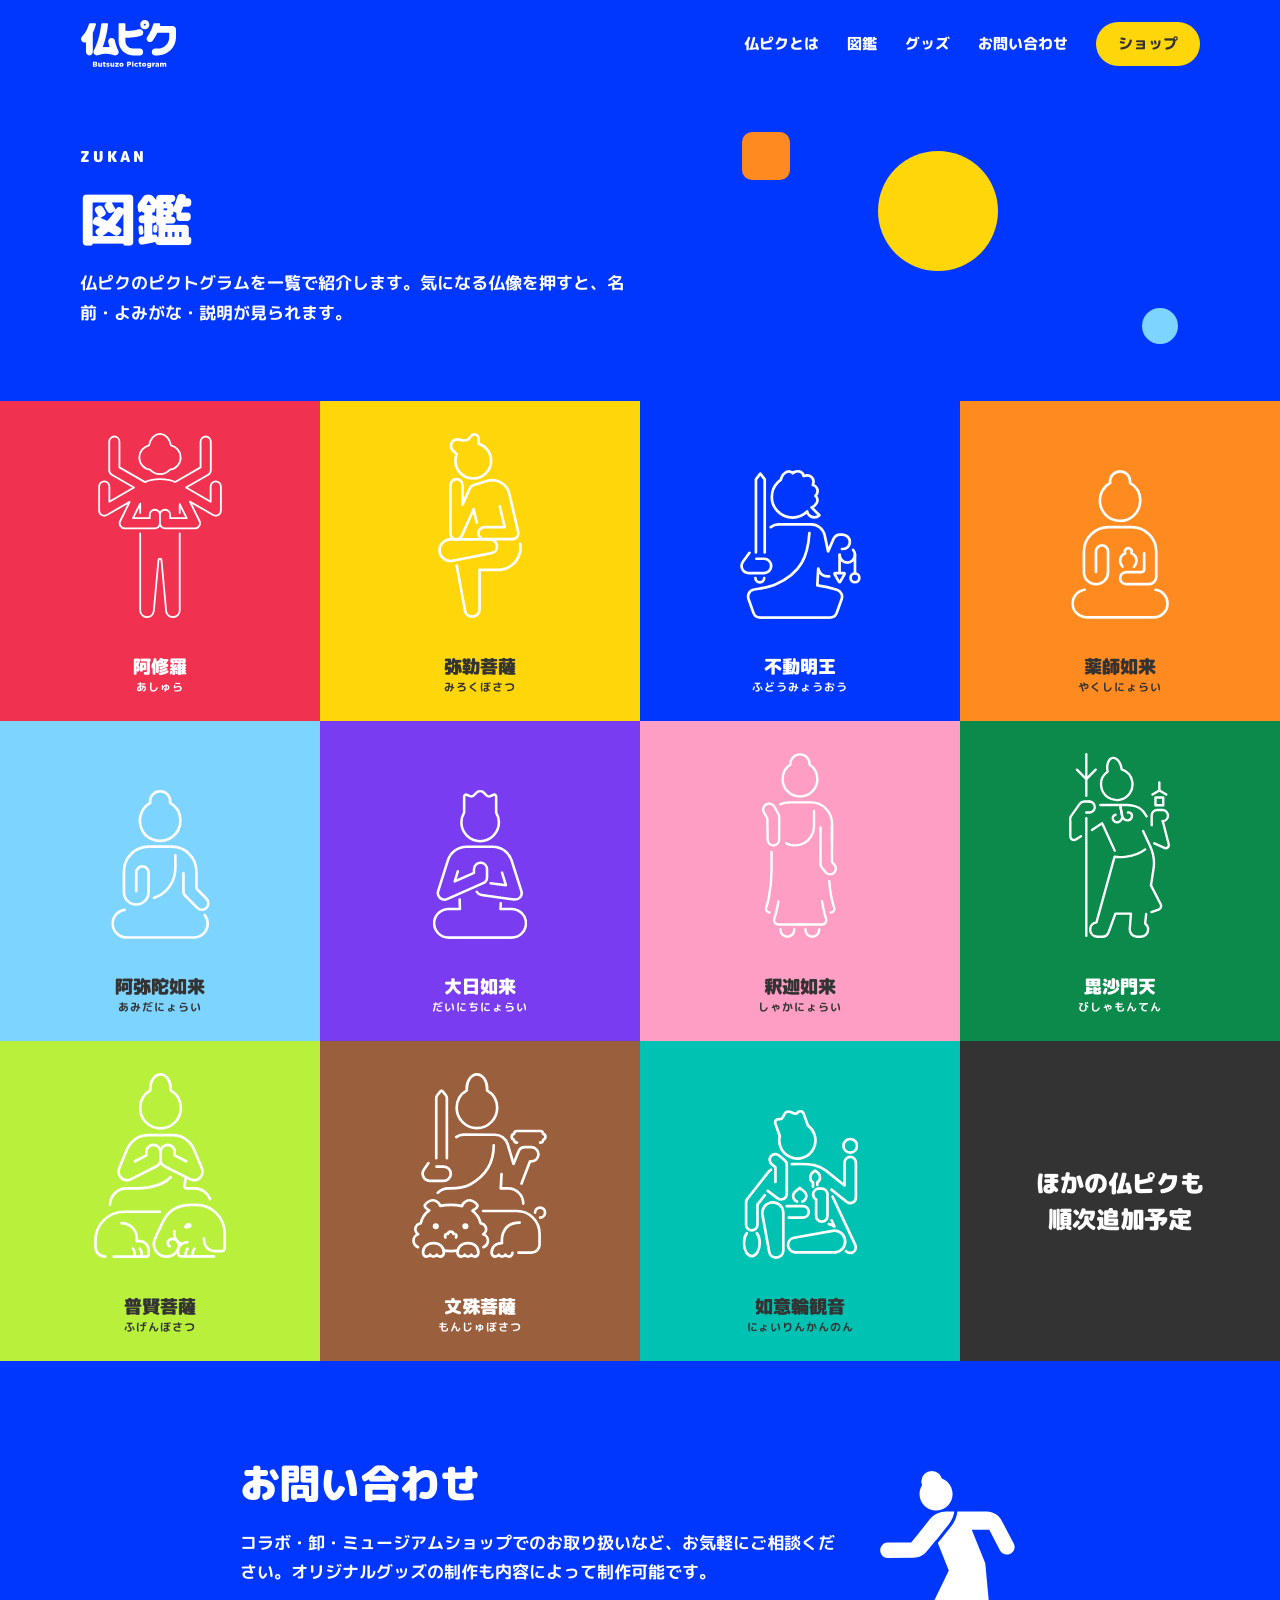
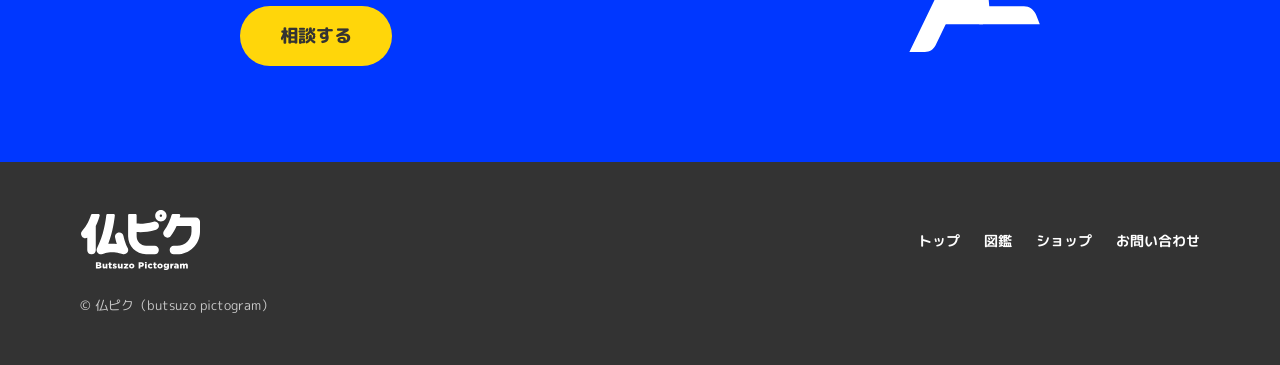
<file: zukan/index.html>
<!DOCTYPE html>
<html lang="ja">
<head>
<meta charset="UTF-8">
<meta name="viewport" content="width=device-width, initial-scale=1">
<title>図鑑｜仏ピク</title>
<meta name="description" content="仏ピクのピクトグラム図鑑。阿修羅、弥勒菩薩、不動明王など、仏像をピクトグラムにしたモチーフを一覧で紹介します。">
<link rel="canonical" href="https://www.butsupic.com/zukan/">
<meta property="og:type" content="website">
<meta property="og:site_name" content="仏ピク">
<meta property="og:title" content="図鑑｜仏ピク">
<meta property="og:description" content="仏ピクのピクトグラム図鑑。阿修羅、弥勒菩薩、不動明王など、仏像をピクトグラムにしたモチーフを一覧で紹介します。">
<meta property="og:url" content="https://www.butsupic.com/zukan/">
<meta property="og:image" content="https://www.butsupic.com/assets/img/ogp.png">
<meta property="og:image:width" content="1200">
<meta property="og:image:height" content="630">
<meta property="og:locale" content="ja_JP">
<meta name="twitter:card" content="summary_large_image">
<meta name="twitter:site" content="@butsupic">
<link rel="icon" href="/favicon.ico" sizes="32x32">
<link rel="icon" href="/favicon.svg" type="image/svg+xml">
<link rel="apple-touch-icon" href="/apple-touch-icon.png">
<link rel="manifest" href="/site.webmanifest">
<meta name="theme-color" content="#0037ff">
<link rel="preconnect" href="https://fonts.googleapis.com">
<link rel="preconnect" href="https://fonts.gstatic.com" crossorigin>
<link rel="stylesheet" href="https://fonts.googleapis.com/css2?family=M+PLUS+Rounded+1c:wght@500;700;800;900&display=swap">
<link rel="stylesheet" href="/css/style.css?v=20261003k">
</head>
<body>
<a class="skip" href="#main">本文へ</a>
<div style="font-family: 'M PLUS Rounded 1c', sans-serif; color: #333333; background: #fff; line-height: 1.7">

<header class="bgc" style="--brand: #0037ff; background: #0037ff; color: #fff">
<div class="wrap" style="display: flex; justify-content: space-between; align-items: center; padding-top: 20px; padding-bottom: 20px">
<a href="/" aria-label="仏ピク トップ"><span class="pic m-logo" style="width: 96px; height: 48px"></span></a>
<nav class="nav">
<a class="hide" href="/#about">仏ピクとは</a>
<a class="hide" href="/zukan/">図鑑</a>
<a class="hide" href="/#goods">グッズ</a>
<a class="hide" href="/contact.html">お問い合わせ</a>
<a class="btn" href="https://shop.butsupic.com/" style="background: #FFD60A; color: #333333; min-height: 44px; padding: 0 22px; font-size: 15px" target="_blank" rel="noopener">ショップ</a>
</nav>
</div>
</header>
<main id="main">
<section class="bgc" style="--brand: #0037ff; background: #0037ff; color: #fff; overflow: hidden; position: relative">
<span class="shp w1" aria-hidden="true" style="left: 58%; top: 14%; width: 48px; height: 48px; background: #FF8A1F; border-radius: 10px"></span>
<span class="shp w3" aria-hidden="true" style="right: 8%; bottom: 18%; width: 36px; height: 36px; background: #7CD4FF; border-radius: 50%"></span>
<span class="shp wb" aria-hidden="true" style="right: 22%; top: 20%; width: 120px; height: 120px; background: #FFD60A; border-radius: 50%"></span>
<div class="wrap" style="position: relative; padding-top: 56px; padding-bottom: 72px; display: flex; flex-direction: column; gap: 14px">
<p style="margin: 0; font-size: 15px; font-weight: 900; letter-spacing: .2em">ZUKAN</p>
<h1 style="margin: 0; font-size: clamp(34px, 5vw, 56px); font-weight: 900; line-height: 1.25">図鑑</h1>
<p style="margin: 0; font-size: 17px; font-weight: 700; line-height: 1.8; max-width: 560px">仏ピクのピクトグラムを一覧で紹介します。気になる仏像を押すと、名前・よみがな・説明が見られます。</p>
</div>
</section>

<section id="zukan" style="position: relative">
<div class="g4">
<button type="button" class="tile" data-zukan="ashura" style="background: #F0314F; color: #fff"><span class="pic m-ashura" role="img" aria-label="阿修羅のピクトグラム"></span><span class="tn">阿修羅</span><span class="tr">あしゅら</span></button>
<button type="button" class="tile" data-zukan="miroku" style="background: #FFD60A; color: #333333"><span class="pic m-miroku" role="img" aria-label="弥勒菩薩のピクトグラム"></span><span class="tn">弥勒菩薩</span><span class="tr">みろくぼさつ</span></button>
<button type="button" class="tile" data-zukan="fudo" style="background: #0037ff; color: #fff"><span class="pic sit m-fudo" role="img" aria-label="不動明王のピクトグラム"></span><span class="tn">不動明王</span><span class="tr">ふどうみょうおう</span></button>
<button type="button" class="tile" data-zukan="yakushi" style="background: #FF8A1F; color: #333333"><span class="pic sit m-yakushi" role="img" aria-label="薬師如来のピクトグラム"></span><span class="tn">薬師如来</span><span class="tr">やくしにょらい</span></button>
<button type="button" class="tile" data-zukan="amida" style="background: #7CD4FF; color: #333333"><span class="pic sit m-amida" role="img" aria-label="阿弥陀如来のピクトグラム"></span><span class="tn">阿弥陀如来</span><span class="tr">あみだにょらい</span></button>
<button type="button" class="tile" data-zukan="dainichi" style="background: #7A3CF0; color: #fff"><span class="pic sit m-dainichi" role="img" aria-label="大日如来のピクトグラム"></span><span class="tn">大日如来</span><span class="tr">だいにちにょらい</span></button>
<button type="button" class="tile" data-zukan="shaka" style="background: #FF9EC4; color: #333333"><span class="pic m-shaka" role="img" aria-label="釈迦如来のピクトグラム"></span><span class="tn">釈迦如来</span><span class="tr">しゃかにょらい</span></button>
<button type="button" class="tile" data-zukan="bishamon" style="background: #0B8A4B; color: #fff"><span class="pic m-bishamon" role="img" aria-label="毘沙門天のピクトグラム"></span><span class="tn">毘沙門天</span><span class="tr">びしゃもんてん</span></button>
<button type="button" class="tile" data-zukan="fugen" style="background: #B8F03C; color: #333333"><span class="pic m-fugen" role="img" aria-label="普賢菩薩のピクトグラム"></span><span class="tn">普賢菩薩</span><span class="tr">ふげんぼさつ</span></button>
<button type="button" class="tile" data-zukan="monjyu" style="background: #9A5F3C; color: #fff"><span class="pic m-monjyu" role="img" aria-label="文殊菩薩のピクトグラム"></span><span class="tn">文殊菩薩</span><span class="tr">もんじゅぼさつ</span></button>
<button type="button" class="tile" data-zukan="nyoirin" style="background: #00C2B2; color: #333333"><span class="pic sit m-nyoirin" role="img" aria-label="如意輪観音のピクトグラム"></span><span class="tn">如意輪観音</span><span class="tr">にょいりんかんのん</span></button>
<div class="tile" style="background: #333333; color: #fff; justify-content: center; cursor: default"><span style="font-size: clamp(16px, 2vw, 24px); font-weight: 900; line-height: 1.5">ほかの仏ピクも<br>順次追加予定</span></div>
</div>
<button type="button" class="ov" id="zm-ov" aria-label="閉じる" data-close hidden></button>
<div role="dialog" aria-modal="true" aria-labelledby="zm-name" class="md" id="zm" hidden>
<button type="button" class="mx" id="zm-x" aria-label="閉じる" data-close><svg width="20" height="20" viewBox="0 0 24 24" fill="none" stroke="currentColor" stroke-width="3" stroke-linecap="round" aria-hidden="true"><path d="M5 5l14 14M19 5L5 19"></path></svg></button>
<span class="pic" id="zm-pic" aria-hidden="true" style="width: 200px; height: 220px; background: #fff; margin-bottom: 16px"></span>
<span id="zm-name" style="font-size: 20px; font-weight: 900; line-height: 1.3"></span>
<span id="zm-yomi" style="font-size: 12px; font-weight: 700; letter-spacing: .1em"></span>
<p id="zm-desc" style="margin: 4px 0 0; font-size: 15px; font-weight: 700; line-height: 1.8; text-align: left"></p>
</div>
</section>

<section id="contact" class="sec" style="background: #0037ff; color: #fff; padding: 96px 0; overflow: hidden">
<div class="wrap cta" style="max-width: 800px">
<div style="display: flex; flex-direction: column; gap: 20px; align-items: flex-start">
<h2 style="margin: 0; font-size: clamp(28px, 4vw, 40px); font-weight: 900; line-height: 1.3">お問い合わせ</h2>
<p style="margin: 0; font-size: 17px; font-weight: 700">コラボ・卸・ミュージアムショップでのお取り扱いなど、お気軽にご相談ください。オリジナルグッズの制作も内容によって制作可能です。</p>
<a class="btn" href="/contact.html" style="background: #FFD60A; color: #333333; min-height: 60px; font-size: 18px; padding: 0 40px">相談する</a>
</div>
<span class="pic m-exit-fill" aria-hidden="true" style="width: 160px; max-width: 100%; aspect-ratio: 265.81/301.4; justify-self: center; color: #fff"></span>
</div>
</section>
</main>
<footer style="background: #333333; color: #fff; padding: 48px 0">
<div class="wrap" style="display: flex; flex-wrap: wrap; gap: 24px; justify-content: space-between; align-items: center">
<span class="pic m-logo" role="img" aria-label="仏ピク" style="width: 120px; height: 60px"></span>
<nav style="display: flex; flex-wrap: wrap; gap: 8px 24px; font-size: 14px; font-weight: 700">
<a href="/">トップ</a><a href="/zukan/">図鑑</a><a href="https://shop.butsupic.com/" target="_blank" rel="noopener">ショップ</a><a href="/contact.html">お問い合わせ</a>
</nav>
<p style="margin: 0; font-size: 13px; width: 100%; color: #C9C9C9">© 仏ピク（butsuzo pictogram）</p>
</div>
</footer>

</div>
<script src="/js/main.js?v=20261003f" defer></script>
</body>
</html>
</file>
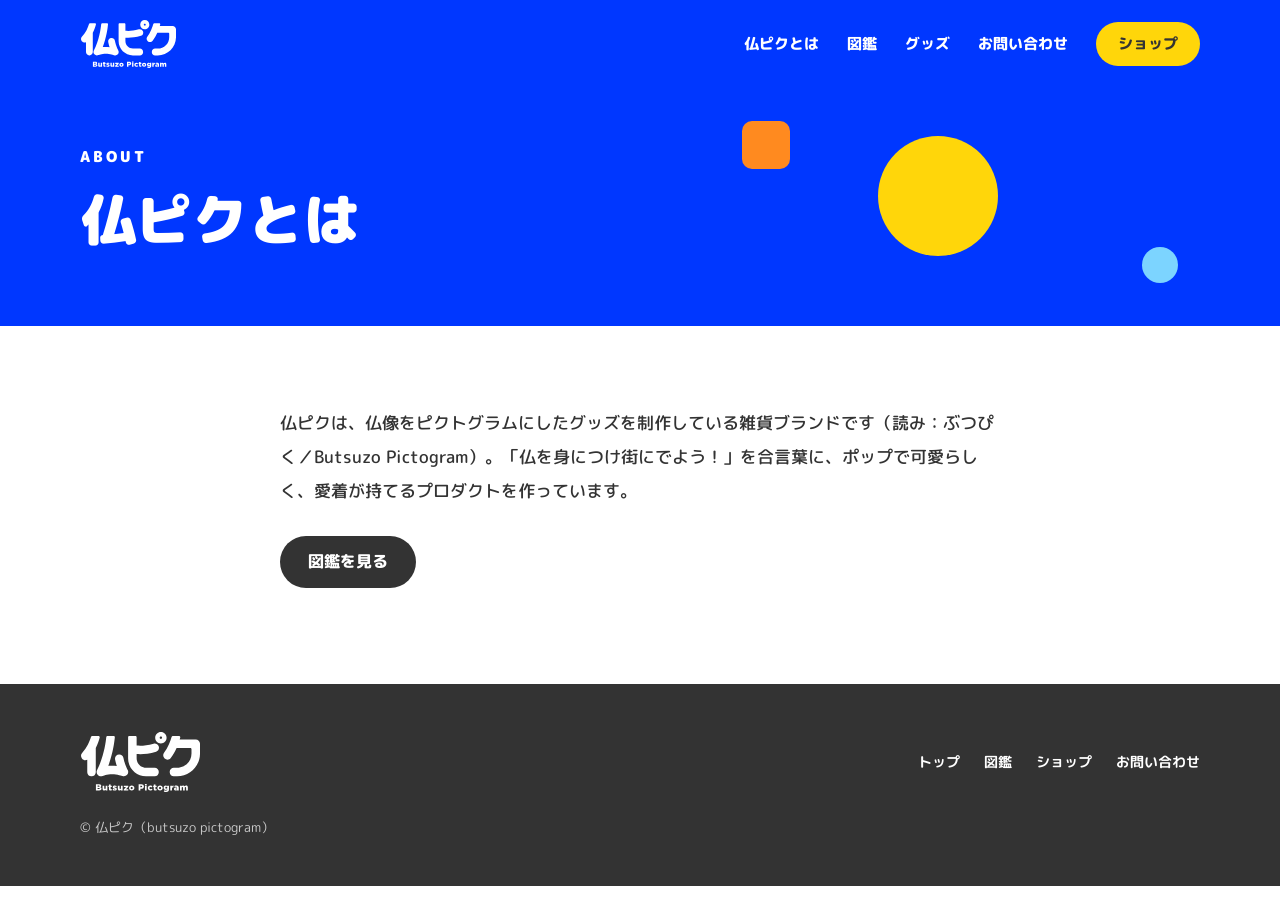
<file: about.html>
<!DOCTYPE html>
<html lang="ja">
<head>
<meta charset="UTF-8">
<meta name="viewport" content="width=device-width, initial-scale=1">
<title>仏ピクとは｜仏ピク</title>
<meta name="description" content="仏ピク（ぶつぴく / Butsuzo Pictogram）は、仏像をピクトグラムにしたグッズを制作している雑貨ブランド。仏を身につけ街にでよう！">
<link rel="canonical" href="https://www.butsupic.com/about.html">
<meta property="og:type" content="website">
<meta property="og:site_name" content="仏ピク">
<meta property="og:title" content="仏ピクとは｜仏ピク">
<meta property="og:description" content="仏ピク（ぶつぴく / Butsuzo Pictogram）は、仏像をピクトグラムにしたグッズを制作している雑貨ブランド。仏を身につけ街にでよう！">
<meta property="og:url" content="https://www.butsupic.com/about.html">
<meta property="og:image" content="https://www.butsupic.com/assets/img/ogp.png">
<meta property="og:image:width" content="1200">
<meta property="og:image:height" content="630">
<meta property="og:locale" content="ja_JP">
<meta name="twitter:card" content="summary_large_image">
<meta name="twitter:site" content="@butsupic">
<link rel="icon" href="/favicon.ico" sizes="32x32">
<link rel="icon" href="/favicon.svg" type="image/svg+xml">
<link rel="apple-touch-icon" href="/apple-touch-icon.png">
<link rel="manifest" href="/site.webmanifest">
<meta name="theme-color" content="#0037ff">
<link rel="preconnect" href="https://fonts.googleapis.com">
<link rel="preconnect" href="https://fonts.gstatic.com" crossorigin>
<link rel="stylesheet" href="https://fonts.googleapis.com/css2?family=M+PLUS+Rounded+1c:wght@500;700;800;900&display=swap">
<link rel="stylesheet" href="/css/style.css?v=20261003k">
</head>
<body>
<a class="skip" href="#main">本文へ</a>
<div style="font-family: 'M PLUS Rounded 1c', sans-serif; color: #333333; background: #fff; line-height: 1.7">

<header class="bgc" style="--brand: #0037ff; background: #0037ff; color: #fff">
<div class="wrap" style="display: flex; justify-content: space-between; align-items: center; padding-top: 20px; padding-bottom: 20px">
<a href="/" aria-label="仏ピク トップ"><span class="pic m-logo" style="width: 96px; height: 48px"></span></a>
<nav class="nav">
<a class="hide" href="/#about">仏ピクとは</a>
<a class="hide" href="/zukan/">図鑑</a>
<a class="hide" href="/#goods">グッズ</a>
<a class="hide" href="/contact.html">お問い合わせ</a>
<a class="btn" href="https://shop.butsupic.com/" style="background: #FFD60A; color: #333333; min-height: 44px; padding: 0 22px; font-size: 15px" target="_blank" rel="noopener">ショップ</a>
</nav>
</div>
</header>
<main id="main" style="line-height: 1.7">
<section class="bgc" style="--brand: #0037ff; background: #0037ff; color: #fff; overflow: hidden; position: relative">
<span class="shp w1" aria-hidden="true" style="left: 58%; top: 14%; width: 48px; height: 48px; background: #FF8A1F; border-radius: 10px"></span>
<span class="shp w3" aria-hidden="true" style="right: 8%; bottom: 18%; width: 36px; height: 36px; background: #7CD4FF; border-radius: 50%"></span>
<span class="shp wb" aria-hidden="true" style="right: 22%; top: 20%; width: 120px; height: 120px; background: #FFD60A; border-radius: 50%"></span>
<div class="wrap" style="position: relative; padding-top: 56px; padding-bottom: 72px; display: flex; flex-direction: column; gap: 14px">
<p style="margin: 0; font-size: 15px; font-weight: 900; letter-spacing: .2em">ABOUT</p>
<h1 style="margin: 0; font-size: clamp(34px, 5vw, 56px); font-weight: 900; line-height: 1.25">仏ピクとは</h1>
</div>
</section>
<section class="sec" style="padding: 80px 0 96px">
<div class="wrap" style="max-width: 720px; display: flex; flex-direction: column; gap: 28px; line-height: 1.9; font-size: 16px; font-weight: 500">
<p style="margin: 0; font-size: 17px; line-height: 2">仏ピクは、仏像をピクトグラムにしたグッズを制作している雑貨ブランドです（読み：ぶつぴく／Butsuzo Pictogram）。「仏を身につけ街にでよう！」を合言葉に、ポップで可愛らしく、愛着が持てるプロダクトを作っています。</p>
<p style="margin: 0"><a class="btn" href="/zukan/" style="background: #333333; color: #fff">図鑑を見る</a></p>
</div>
</section>
</main>
<footer style="background: #333333; color: #fff; padding: 48px 0">
<div class="wrap" style="display: flex; flex-wrap: wrap; gap: 24px; justify-content: space-between; align-items: center">
<span class="pic m-logo" role="img" aria-label="仏ピク" style="width: 120px; height: 60px"></span>
<nav style="display: flex; flex-wrap: wrap; gap: 8px 24px; font-size: 14px; font-weight: 700">
<a href="/">トップ</a><a href="/zukan/">図鑑</a><a href="https://shop.butsupic.com/" target="_blank" rel="noopener">ショップ</a><a href="/contact.html">お問い合わせ</a>
</nav>
<p style="margin: 0; font-size: 13px; width: 100%; color: #C9C9C9">© 仏ピク（butsuzo pictogram）</p>
</div>
</footer>

</div>
<script src="/js/main.js?v=20261003f" defer></script>
</body>
</html>
</file>
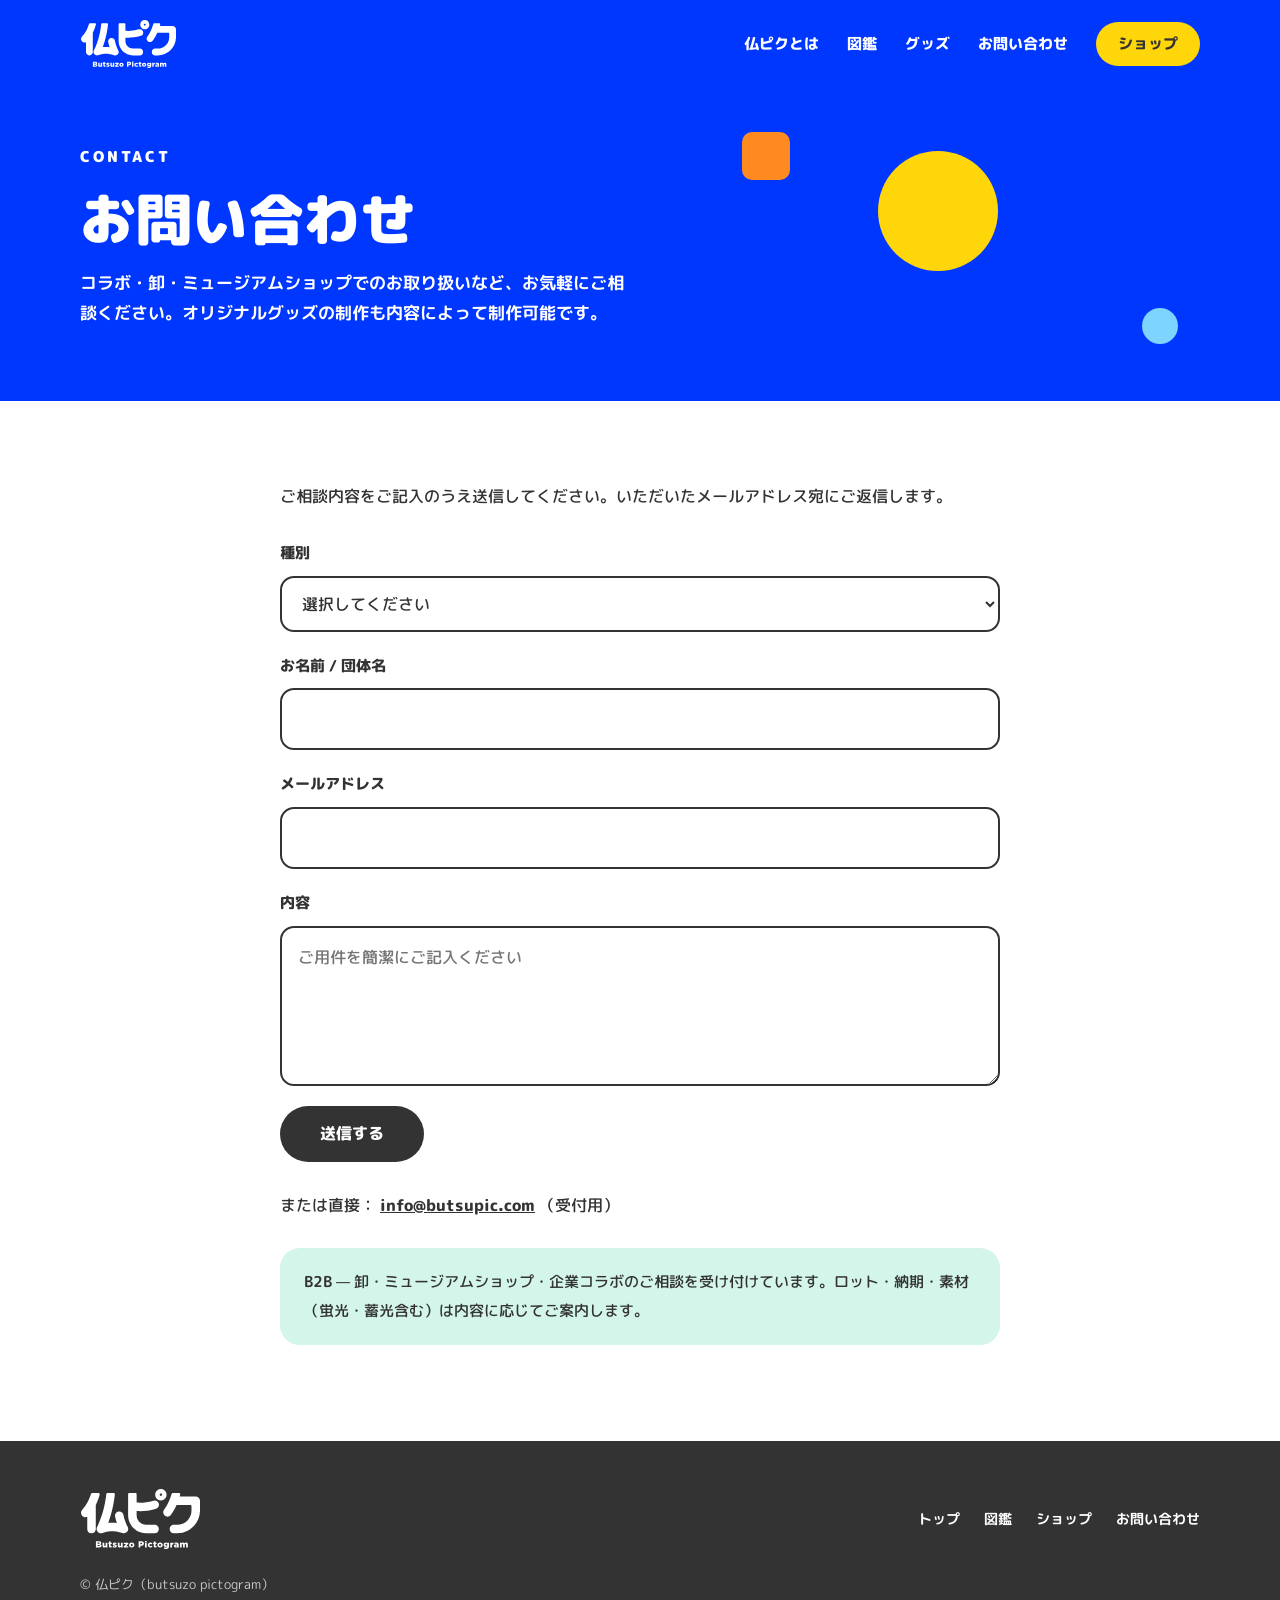
<file: contact.html>
<!DOCTYPE html>
<html lang="ja">
<head>
<meta charset="UTF-8">
<meta name="viewport" content="width=device-width, initial-scale=1">
<title>お問い合わせ｜仏ピク</title>
<meta name="description" content="仏ピクへのお問い合わせ。コラボ・卸・ミュージアムショップでのお取り扱い、オリジナルグッズ制作のご相談はこちらから。">
<link rel="canonical" href="https://www.butsupic.com/contact.html">
<meta property="og:type" content="website">
<meta property="og:site_name" content="仏ピク">
<meta property="og:title" content="お問い合わせ｜仏ピク">
<meta property="og:description" content="仏ピクへのお問い合わせ。コラボ・卸・ミュージアムショップでのお取り扱い、オリジナルグッズ制作のご相談はこちらから。">
<meta property="og:url" content="https://www.butsupic.com/contact.html">
<meta property="og:image" content="https://www.butsupic.com/assets/img/ogp.png">
<meta property="og:image:width" content="1200">
<meta property="og:image:height" content="630">
<meta property="og:locale" content="ja_JP">
<meta name="twitter:card" content="summary_large_image">
<meta name="twitter:site" content="@butsupic">
<link rel="icon" href="/favicon.ico" sizes="32x32">
<link rel="icon" href="/favicon.svg" type="image/svg+xml">
<link rel="apple-touch-icon" href="/apple-touch-icon.png">
<link rel="manifest" href="/site.webmanifest">
<meta name="theme-color" content="#0037ff">
<link rel="preconnect" href="https://fonts.googleapis.com">
<link rel="preconnect" href="https://fonts.gstatic.com" crossorigin>
<link rel="stylesheet" href="https://fonts.googleapis.com/css2?family=M+PLUS+Rounded+1c:wght@500;700;800;900&display=swap">
<link rel="stylesheet" href="/css/style.css?v=20261003k">
</head>
<body>
<a class="skip" href="#main">本文へ</a>
<div style="font-family: 'M PLUS Rounded 1c', sans-serif; color: #333333; background: #fff; line-height: 1.7">

<header class="bgc" style="--brand: #0037ff; background: #0037ff; color: #fff">
<div class="wrap" style="display: flex; justify-content: space-between; align-items: center; padding-top: 20px; padding-bottom: 20px">
<a href="/" aria-label="仏ピク トップ"><span class="pic m-logo" style="width: 96px; height: 48px"></span></a>
<nav class="nav">
<a class="hide" href="/#about">仏ピクとは</a>
<a class="hide" href="/zukan/">図鑑</a>
<a class="hide" href="/#goods">グッズ</a>
<a class="hide" href="/contact.html">お問い合わせ</a>
<a class="btn" href="https://shop.butsupic.com/" style="background: #FFD60A; color: #333333; min-height: 44px; padding: 0 22px; font-size: 15px" target="_blank" rel="noopener">ショップ</a>
</nav>
</div>
</header>
<main id="main" style="line-height: 1.7">
<section class="bgc" style="--brand: #0037ff; background: #0037ff; color: #fff; overflow: hidden; position: relative">
<span class="shp w1" aria-hidden="true" style="left: 58%; top: 14%; width: 48px; height: 48px; background: #FF8A1F; border-radius: 10px"></span>
<span class="shp w3" aria-hidden="true" style="right: 8%; bottom: 18%; width: 36px; height: 36px; background: #7CD4FF; border-radius: 50%"></span>
<span class="shp wb" aria-hidden="true" style="right: 22%; top: 20%; width: 120px; height: 120px; background: #FFD60A; border-radius: 50%"></span>
<div class="wrap" style="position: relative; padding-top: 56px; padding-bottom: 72px; display: flex; flex-direction: column; gap: 14px">
<p style="margin: 0; font-size: 15px; font-weight: 900; letter-spacing: .2em">CONTACT</p>
<h1 style="margin: 0; font-size: clamp(34px, 5vw, 56px); font-weight: 900; line-height: 1.25">お問い合わせ</h1>
<p style="margin: 0; font-size: 17px; font-weight: 700; line-height: 1.8; max-width: 560px">コラボ・卸・ミュージアムショップでのお取り扱いなど、お気軽にご相談ください。オリジナルグッズの制作も内容によって制作可能です。</p>
</div>
</section>
<section class="sec" style="padding: 80px 0 96px">
<div class="wrap" style="max-width: 720px; display: flex; flex-direction: column; gap: 28px; line-height: 1.9; font-size: 16px; font-weight: 500">
<p style="margin: 0">ご相談内容をご記入のうえ送信してください。いただいたメールアドレス宛にご返信します。</p>
<form class="form" id="contact-form" action="https://api.web3forms.com/submit" method="post">
<input type="hidden" name="access_key" value="463b8077-c805-4283-b69c-a85a592765b4">
<input type="checkbox" name="botcheck" class="hp" tabindex="-1" autocomplete="off" aria-hidden="true">
<label>種別
<select name="type" required>
<option value="">選択してください</option>
<option value="コラボ">コラボ</option>
<option value="卸・取扱">卸・取扱</option>
<option value="ミュージアムショップ">ミュージアムショップ</option>
<option value="オリジナルグッズ制作">オリジナルグッズ制作</option>
<option value="その他">その他</option>
</select>
</label>
<label>お名前 / 団体名
<input type="text" name="name" autocomplete="organization" required>
</label>
<label>メールアドレス
<input type="email" name="email" autocomplete="email" inputmode="email" required>
</label>
<label>内容
<textarea name="body" required placeholder="ご用件を簡潔にご記入ください"></textarea>
</label>
<button type="submit" class="btn" style="background: #333333; color: #fff; min-height: 56px; padding: 0 40px">送信する</button>
<p id="contact-status" class="status" role="status" aria-live="polite" hidden></p>
</form>
<p style="margin: 0">または直接： <a href="mailto:info@butsupic.com" style="text-decoration: underline; font-weight: 800">info@butsupic.com</a> （受付用）</p>
<p style="margin: 0; background: #D3F5EA; border-radius: 20px; padding: 20px 24px; font-size: 15px"><strong>B2B</strong> — 卸・ミュージアムショップ・企業コラボのご相談を受け付けています。ロット・納期・素材（蛍光・蓄光含む）は内容に応じてご案内します。</p>
</div>
</section>
</main>
<footer style="background: #333333; color: #fff; padding: 48px 0">
<div class="wrap" style="display: flex; flex-wrap: wrap; gap: 24px; justify-content: space-between; align-items: center">
<span class="pic m-logo" role="img" aria-label="仏ピク" style="width: 120px; height: 60px"></span>
<nav style="display: flex; flex-wrap: wrap; gap: 8px 24px; font-size: 14px; font-weight: 700">
<a href="/">トップ</a><a href="/zukan/">図鑑</a><a href="https://shop.butsupic.com/" target="_blank" rel="noopener">ショップ</a><a href="/contact.html">お問い合わせ</a>
</nav>
<p style="margin: 0; font-size: 13px; width: 100%; color: #C9C9C9">© 仏ピク（butsuzo pictogram）</p>
</div>
</footer>

</div>
<script src="/js/main.js?v=20261003f" defer></script>
</body>
</html>
</file>
<file: css/style.css>
body{margin:0}
a{color:inherit;text-decoration:none}a:hover{color:inherit;opacity:.85}
.pic{display:block;background:currentColor;-webkit-mask:center/contain no-repeat;mask:center/contain no-repeat}
.m-logo{-webkit-mask-image:url(/assets/svg/butsupic_logo.svg?v=20261002a);mask-image:url(/assets/svg/butsupic_logo.svg?v=20261002a)}
.m-kv{-webkit-mask-image:url(/assets/svg/butsupic_kv_miroku.svg?v=20261002a);mask-image:url(/assets/svg/butsupic_kv_miroku.svg?v=20261002a);-webkit-mask-size:100% auto;mask-size:100% auto;-webkit-mask-position:top center;mask-position:top center}
.m-ashura{-webkit-mask-image:url(/assets/svg/ashura.svg?v=20261002a);mask-image:url(/assets/svg/ashura.svg?v=20261002a)}
.m-fudo{-webkit-mask-image:url(/assets/svg/fudo.svg?v=20261002a);mask-image:url(/assets/svg/fudo.svg?v=20261002a)}
.m-miroku{-webkit-mask-image:url(/assets/svg/miroku.svg?v=20261002a);mask-image:url(/assets/svg/miroku.svg?v=20261002a)}
.m-yakushi{-webkit-mask-image:url(/assets/svg/yakushi.svg?v=20261002a);mask-image:url(/assets/svg/yakushi.svg?v=20261002a)}
.m-amida{-webkit-mask-image:url(/assets/svg/amida.svg?v=20261002a);mask-image:url(/assets/svg/amida.svg?v=20261002a)}
.m-dainichi{-webkit-mask-image:url(/assets/svg/dainichi.svg?v=20261002a);mask-image:url(/assets/svg/dainichi.svg?v=20261002a)}
.m-shaka{-webkit-mask-image:url(/assets/svg/shaka.svg?v=20261002a);mask-image:url(/assets/svg/shaka.svg?v=20261002a)}
.m-bishamon{-webkit-mask-image:url(/assets/svg/bishamon.svg?v=20261002a);mask-image:url(/assets/svg/bishamon.svg?v=20261002a)}
.m-fugen{-webkit-mask-image:url(/assets/svg/fugen.svg?v=20261002a);mask-image:url(/assets/svg/fugen.svg?v=20261002a)}
.m-monjyu{-webkit-mask-image:url(/assets/svg/monjyu.svg?v=20261002a);mask-image:url(/assets/svg/monjyu.svg?v=20261002a)}
.m-nyoirin{-webkit-mask-image:url(/assets/svg/nyoirin.svg?v=20261002a);mask-image:url(/assets/svg/nyoirin.svg?v=20261002a)}
.m-ashura-fill{-webkit-mask-image:url(/assets/svg/ashura_fill.svg?v=20261002a);mask-image:url(/assets/svg/ashura_fill.svg?v=20261002a)}
.m-fudo-fill{-webkit-mask-image:url(/assets/svg/fudo_fill.svg?v=20261002a);mask-image:url(/assets/svg/fudo_fill.svg?v=20261002a)}
.m-miroku-fill{-webkit-mask-image:url(/assets/svg/miroku_fill.svg?v=20261002a);mask-image:url(/assets/svg/miroku_fill.svg?v=20261002a)}
.m-yakushi-fill{-webkit-mask-image:url(/assets/svg/yakushi_fill.svg?v=20261002a);mask-image:url(/assets/svg/yakushi_fill.svg?v=20261002a)}
.m-amida-fill{-webkit-mask-image:url(/assets/svg/amida_fill.svg?v=20261002a);mask-image:url(/assets/svg/amida_fill.svg?v=20261002a)}
.m-dainichi-fill{-webkit-mask-image:url(/assets/svg/dainichi_fill.svg?v=20261002a);mask-image:url(/assets/svg/dainichi_fill.svg?v=20261002a)}
.m-exit-fill{-webkit-mask-image:url(/assets/svg/exit_fill.svg?v=20261002a);mask-image:url(/assets/svg/exit_fill.svg?v=20261002a)}
.wrap{max-width:1120px;margin:0 auto;padding:0 24px}
.split{display:grid;grid-template-columns:repeat(2,minmax(0,1fr));gap:48px;align-items:center}
.g4{display:grid;grid-template-columns:repeat(4,minmax(0,1fr))}
.tile{position:relative;aspect-ratio:1/1;display:flex;flex-direction:column;justify-content:flex-end;padding:24px;box-sizing:border-box;overflow:hidden}
.tile .pic{position:absolute;left:18%;top:10%;width:64%;height:58%;transition:transform .25s}
.tile:hover{opacity:1}.tile:hover .pic{transform:scale(1.08) rotate(-3deg)}
.tile{align-items:center;text-align:center;border:0;margin:0;font:inherit;cursor:pointer;width:100%}
.tile .pic{background:#fff}
.ov{position:fixed;inset:0;width:100%;height:100%;border:0;padding:0;margin:0;background:rgba(20,20,20,.6);cursor:pointer;z-index:5}
.md{position:fixed;left:50%;top:50%;max-height:calc(100vh - 32px);overflow:auto;transform:translate(-50%,-50%);z-index:6;width:min(480px,calc(100% - 32px));box-sizing:border-box;border-radius:32px;padding:52px 40px 40px;display:flex;flex-direction:column;align-items:center;gap:3px;text-align:center;box-shadow:0 24px 60px rgba(0,0,0,.35);animation:pop .22s ease-out}
.mx{position:absolute;right:14px;top:14px;width:44px;height:44px;border-radius:50%;border:0;background:#333333;color:#fff;display:flex;align-items:center;justify-content:center;cursor:pointer}
@keyframes pop{from{opacity:0;transform:translate(-50%,-46%) scale(.94)}to{opacity:1;transform:translate(-50%,-50%) scale(1)}}
.hl{display:flex;justify-content:flex-end;padding-right:138px}
.hk{justify-self:start}
.cta{display:grid;grid-template-columns:minmax(0,1fr) 160px;gap:40px;align-items:center}
.tn{font-size:18px;font-weight:900;line-height:1.2}
.tr{font-size:11px;font-weight:700;letter-spacing:.08em}
.good{display:grid;grid-template-columns:repeat(2,minmax(0,1fr));gap:40px;align-items:center;background:#fff;border-radius:32px;padding:36px}
.ph{text-align:center;letter-spacing:.12em;aspect-ratio:1/1;border-radius:20px;background:#EEF1F4;display:flex;align-items:center;justify-content:center;font-size:13px;font-weight:700;color:#5A6470}
.btn{display:inline-flex;align-items:center;justify-content:center;min-height:52px;padding:0 28px;border-radius:999px;font-weight:800;font-size:16px}
.bp{display:grid;grid-template-columns:repeat(2,minmax(0,1fr));gap:12px;width:100%;box-sizing:border-box}
.bp .btn{padding:0 10px;white-space:nowrap;box-sizing:border-box;width:100%}
.nav{display:flex;gap:28px;align-items:center;font-weight:800;font-size:15px}
.bgc{animation:bgc 30s ease-in-out infinite}
@keyframes bgc{0%,14%,100%{background-color:var(--brand)}20%,34%{background-color:#7A3CF0}40%,54%{background-color:#D6246E}60%,74%{background-color:#0B8A4B}80%,94%{background-color:#0A7F8C}}
.shp{position:absolute;display:block;pointer-events:none}
.wb{animation:wb 28s ease-in-out infinite}
@keyframes wb{0%,100%{transform:translate(0,0) scale(1)}16%{transform:translate(90px,40px) scale(1.12)}35%{transform:translate(130px,-30px) scale(.9)}54%{transform:translate(40px,110px) scale(1.15)}73%{transform:translate(-50px,60px) scale(.94)}88%{transform:translate(-30px,-40px) scale(1.06)}}
.w1{animation:w1 42s ease-in-out infinite}
.w2{animation:w2 56s ease-in-out infinite}
.w3{animation:w3 36s ease-in-out infinite}
.w4{animation:w4 48s ease-in-out infinite}
.w5{animation:w5 64s ease-in-out infinite}
@keyframes w1{0%,100%{transform:translate(0,0) rotate(0)}17%{transform:translate(90px,40px) rotate(70deg)}36%{transform:translate(30px,130px) rotate(160deg)}55%{transform:translate(170px,80px) rotate(200deg)}78%{transform:translate(60px,-20px) rotate(300deg)}}
@keyframes w2{0%,100%{transform:translate(0,0) rotate(0)}13%{transform:translate(-70px,60px) rotate(-40deg)}34%{transform:translate(50px,150px) rotate(60deg)}52%{transform:translate(-120px,110px) rotate(-90deg)}71%{transform:translate(-30px,20px) rotate(30deg)}88%{transform:translate(80px,50px) rotate(-20deg)}}
@keyframes w3{0%,100%{transform:translate(0,0) scale(1)}22%{transform:translate(110px,-70px) scale(1.3)}41%{transform:translate(-40px,-140px) scale(.8)}63%{transform:translate(-130px,-50px) scale(1.2)}84%{transform:translate(40px,30px) scale(.9)}}
@keyframes w4{0%,100%{transform:translate(0,0) rotate(-6deg)}19%{transform:translate(140px,-50px) rotate(12deg)}43%{transform:translate(60px,-150px) rotate(-18deg)}66%{transform:translate(220px,-90px) rotate(8deg)}85%{transform:translate(100px,20px) rotate(-10deg)}}
@keyframes w5{0%,100%{transform:translate(0,0) rotate(0)}15%{transform:translate(-90px,-40px) rotate(120deg)}38%{transform:translate(-160px,70px) rotate(220deg)}57%{transform:translate(-60px,160px) rotate(260deg)}79%{transform:translate(30px,90px) rotate(400deg)}}
.tile .pic{-webkit-mask-position:bottom center;mask-position:bottom center;transform-origin:50% 100%}
.tile .pic.sit{transform:scale(.8)}
.tile:hover .pic.sit{transform:scale(.87) rotate(-3deg)}
@media(prefers-reduced-motion:reduce){.bgc,.wb,.w1,.w2,.w3,.w4,.w5{animation:none}}
@media(max-width:760px){
.split,.good{grid-template-columns:minmax(0,1fr);gap:28px}
.g4{grid-template-columns:repeat(2,minmax(0,1fr))}
.nav .hide{display:none}
.hl{padding-top:28px!important;padding-bottom:8px!important}
.sec{padding-top:48px!important}
#sns{padding-top:36px!important}
.ph{font-size:10px;letter-spacing:.06em;padding:4px}
.tr{display:none}
#top>.shp{display:none}
.bpg{grid-template-columns:minmax(0,1fr);max-width:none!important}
.bp .btn{font-size:14px}
.tile .pic{top:8%;height:56%}
.hl{justify-content:center;padding-right:0}.hk{justify-self:center}
.cta{grid-template-columns:minmax(0,1fr);gap:28px}
.good{padding:24px}
.good .flip{order:2}
.tn{font-size:15px}.tile{padding:14px}
}
[hidden]{display:none!important}
html{scroll-behavior:smooth}
body{font-family:'M PLUS Rounded 1c',sans-serif;color:#333333;background:#fff}
body.lock{overflow:hidden}
.skip{position:absolute;left:-9999px}.skip:focus{left:12px;top:12px;z-index:20;background:#fff;color:#333333;padding:8px 14px;border-radius:8px}
a:focus-visible,button:focus-visible,input:focus-visible,select:focus-visible,textarea:focus-visible{outline:3px solid #FFD60A;outline-offset:3px}
.form{display:flex;flex-direction:column;gap:20px}
.form label{display:flex;flex-direction:column;gap:8px;font-weight:800;font-size:15px}
.form input,.form select,.form textarea{font:inherit;font-weight:500;font-size:16px;padding:14px 16px;border:2px solid #333333;border-radius:14px;background:#fff;color:#333333;box-sizing:border-box;width:100%}
.form textarea{min-height:160px;resize:vertical}
.form button{border:0;cursor:pointer;font-family:inherit;align-self:flex-start}
@media(prefers-reduced-motion:reduce){html{scroll-behavior:auto}.md{animation:none}}

.hp{position:absolute;left:-9999px;width:1px;height:1px;opacity:0}
.form button[disabled]{opacity:.6;cursor:progress}
.status{margin:0;padding:16px 20px;border-radius:16px;font-weight:800;font-size:15px}
.status.ok{background:#D3F5EA}
.status.ng{background:#FFD3D6}
.gimg{display:block;width:100%;height:auto;aspect-ratio:1/1;object-fit:cover;border-radius:20px;background:#EEF1F4}
.hdr-over{position:absolute;left:0;right:0;top:0;z-index:3}
.kvwrap{position:absolute;inset:74px 3%;container-type:size;display:flex;align-items:center;justify-content:center;pointer-events:none}
.kvbg{width:min(100cqw,200cqh,1165px);display:grid;grid-template-columns:repeat(4,minmax(0,1fr))}
.kvbg span{display:block;aspect-ratio:1/1;border-radius:50%;transition:background-color 1.2s ease}
@media(max-width:760px){.kvcopy{font-size:26px!important;margin-bottom:-12px!important}.kvlogo{width:93%!important}.kvwrap{inset:100px 32px 36px}.kvbg{width:min(100cqw,50cqh);grid-template-columns:repeat(2,minmax(0,1fr))}}
@media(prefers-reduced-motion:reduce){.kvbg span{transition:none}}
</file>
